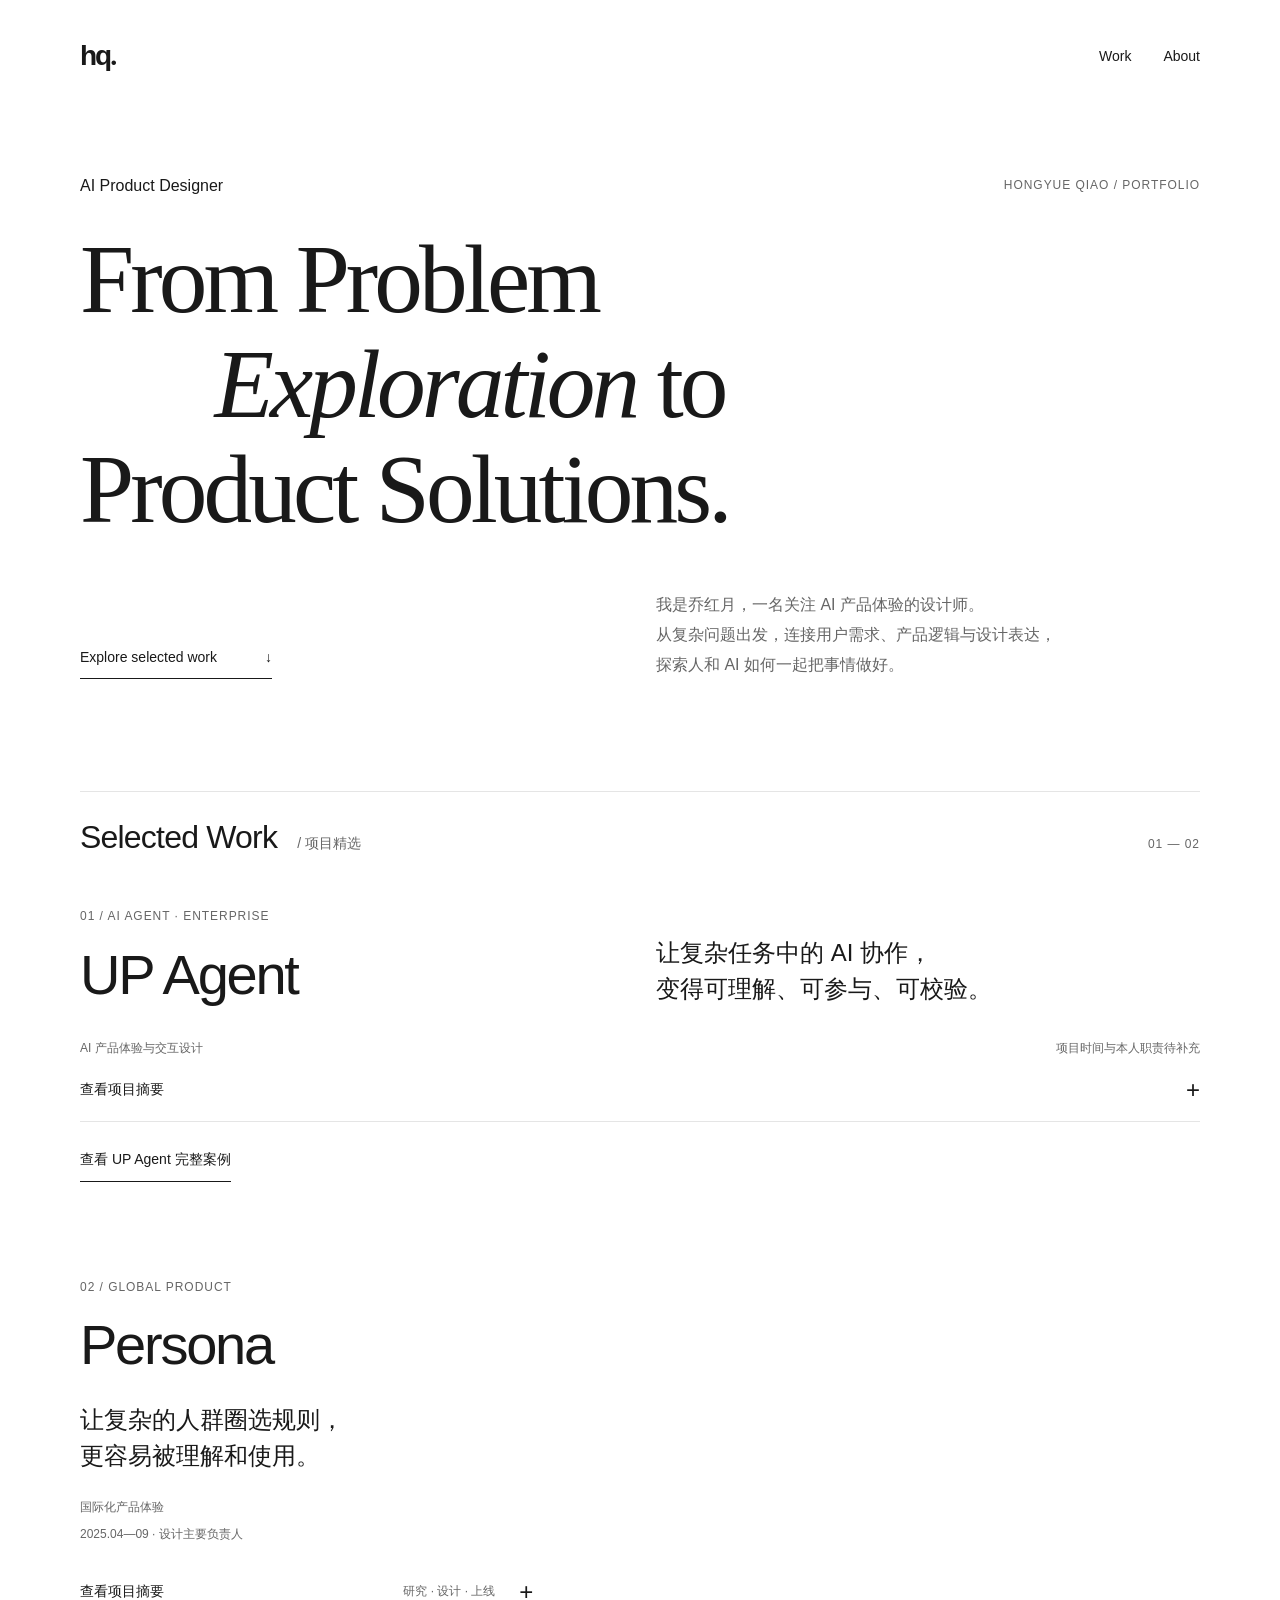
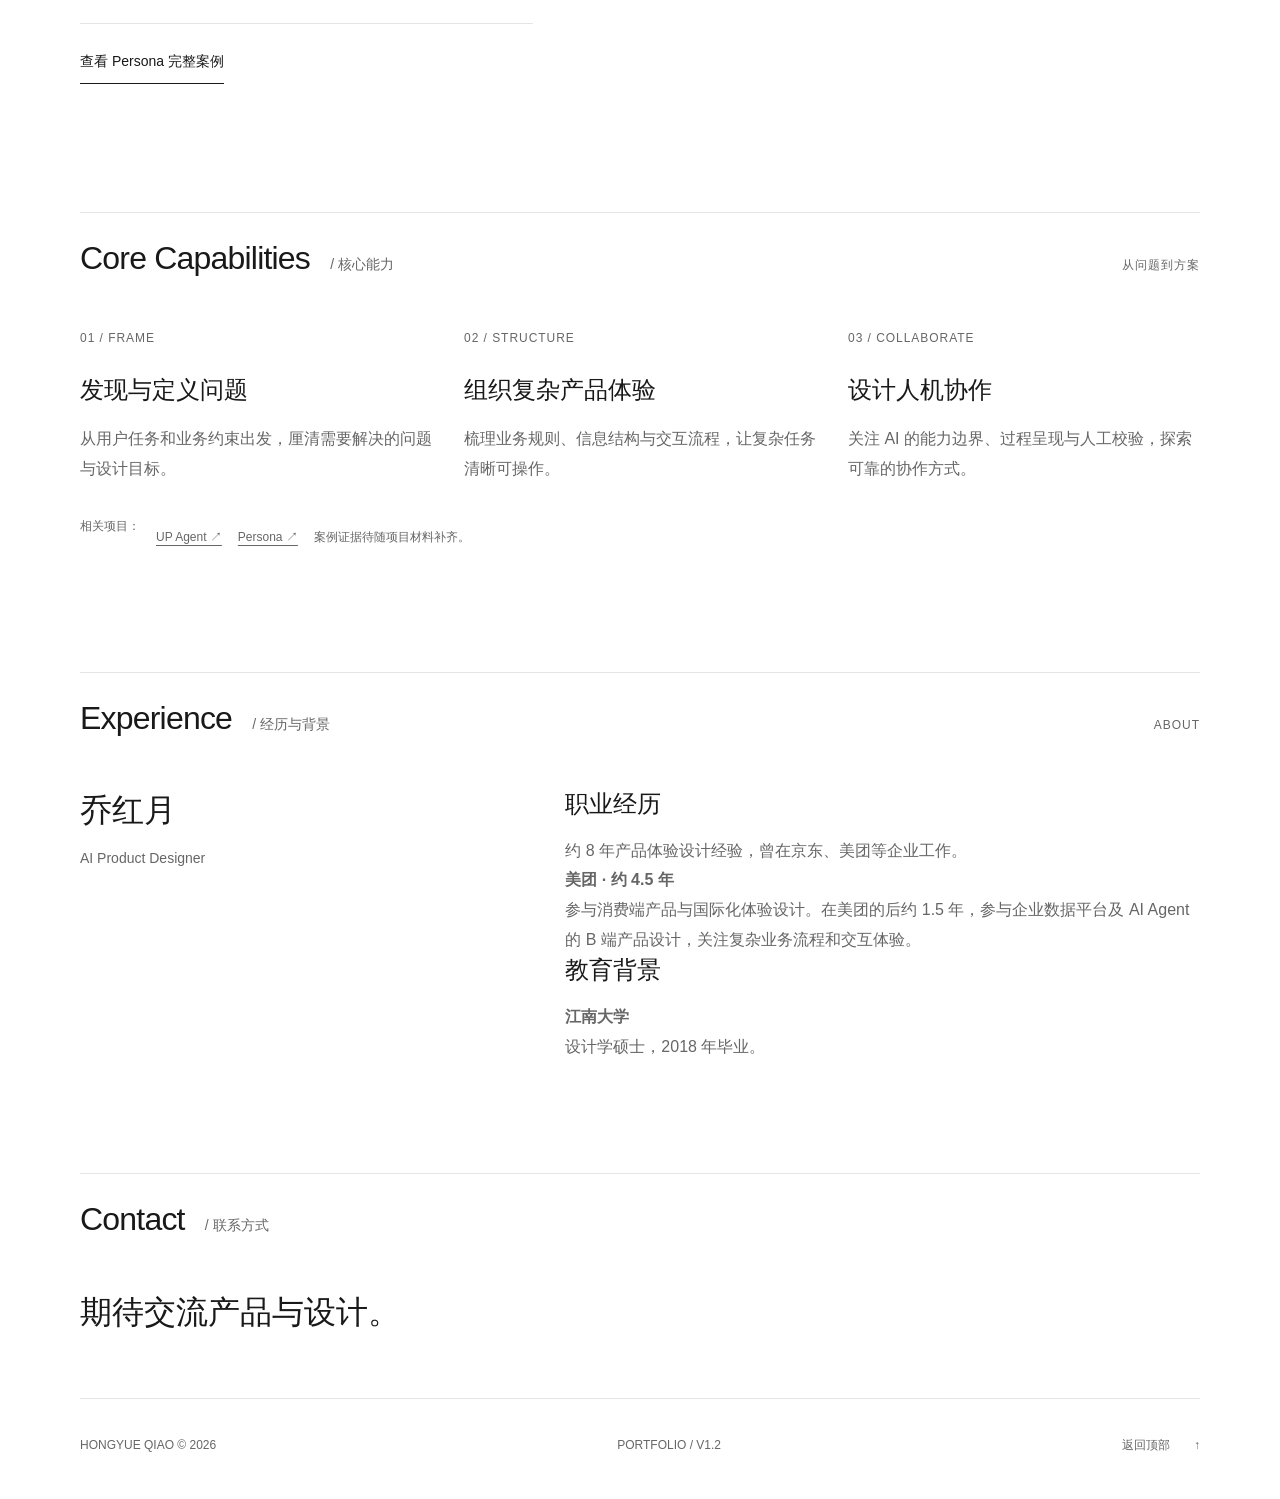
<file: index.html>
<!doctype html>
<html lang="zh-CN">
<head>
<meta charset="utf-8"><meta name="viewport" content="width=device-width,initial-scale=1"><meta name="color-scheme" content="light">
<title>Hongyue Qiao — AI Product Designer</title>
<meta name="description" content="乔红月的作品集，聚焦 AI 产品设计、复杂系统体验、AI Agent 与教育产品设计。">
<link rel="canonical" href="https://hongyueqiao92-jpg.github.io/hongyue-portfolio/">
<meta property="og:type" content="website">
<meta property="og:title" content="Hongyue Qiao — AI Product Designer">
<meta property="og:description" content="乔红月的作品集，聚焦 AI 产品设计、复杂系统体验、AI Agent 与教育产品设计。">
<meta property="og:url" content="https://hongyueqiao92-jpg.github.io/hongyue-portfolio/">
<link rel="stylesheet" href="styles.css">
<script src="main.js" defer></script>
</head>
<body>
<a class="skip" href="#main">跳至正文</a>
<div class="shell" id="top">
<header class="header"><a class="logo" href="#top" aria-label="乔红月，返回顶部">hq<span>.</span></a><nav aria-label="主导航"><a href="#work" data-nav="work">Work</a><a href="#about" data-nav="about">About</a></nav></header>
<main id="main">
<section class="hero" aria-labelledby="hero-title">
<div class="hero-top entrance"><p class="role">AI Product Designer</p><span class="meta">Hongyue Qiao / Portfolio</span></div>
<h1 id="hero-title"><span class="entrance line-one">From Problem</span><span class="entrance line-two"><em>Exploration</em> to</span><span class="entrance line-three">Product Solutions.</span></h1>
<div class="hero-bottom entrance"><a class="text-link" href="#work">Explore selected work <span aria-hidden="true">↓</span></a><p class="intro">我是乔红月，一名关注 AI 产品体验的设计师。<br>从复杂问题出发，连接用户需求、产品逻辑与设计表达，<br>探索人和 AI 如何一起把事情做好。</p></div>
</section>
<section id="work" aria-labelledby="work-title">
<div class="section-heading reveal"><h2 id="work-title">Selected Work <span>/ 项目精选</span></h2><span class="meta">01 — 02</span></div>
<article class="project reveal" id="up-agent" aria-labelledby="up-title">
<div class="project-heading"><div><p class="meta">01 / AI Agent · Enterprise</p><h3 id="up-title">UP Agent</h3></div><p class="project-value">让复杂任务中的 AI 协作，<br>变得可理解、可参与、可校验。</p></div>

<div class="project-meta"><span>AI 产品体验与交互设计</span><span>项目时间与本人职责待补充</span></div>
<details><summary><span>查看项目摘要</span><span class="summary-right"><span class="plus" aria-hidden="true">+</span></span></summary><div class="summary-body"><p>让复杂任务中的 AI 协作，变得可理解、可参与、可校验。</p><p class="muted">一期覆盖目标输入、过程反馈、结果检查和人工提交。</p></div></details>
<p><a class="text-link" href="https://hongyueqiao92-jpg.github.io/hongyue-portfolio/up-agent/">查看 UP Agent 完整案例</a></p>
</article>
<article class="project persona reveal" id="persona" aria-labelledby="persona-title"><div class="persona-copy"><p class="meta">02 / Global Product</p><h3 id="persona-title">Persona</h3><p class="project-value">让复杂的人群圈选规则，<br>更容易被理解和使用。</p><div class="project-meta"><span>国际化产品体验</span><span>2025.04—09 · 设计主要负责人</span></div><details><summary><span>查看项目摘要</span><span class="summary-right">研究 · 设计 · 上线 <span class="plus" aria-hidden="true">+</span></span></summary><div class="summary-body"><p>让复杂的人群圈选规则，更容易被理解和使用。</p><p class="muted">从海外用户研究、规则与流程重构，到 AI 辅助翻译和上线跟进。</p></div></details><p><a class="text-link" href="persona/index.html">查看 Persona 完整案例</a></p></div></article>
</section>
<section class="capabilities section-block" id="capabilities" aria-labelledby="cap-title"><div class="section-heading reveal"><h2 id="cap-title">Core Capabilities <span>/ 核心能力</span></h2><span class="meta">从问题到方案</span></div><div class="cap-list">
<article class="reveal"><span class="meta">01 / Frame</span><h3>发现与定义问题</h3><p>从用户任务和业务约束出发，厘清需要解决的问题与设计目标。</p></article>
<article class="reveal"><span class="meta">02 / Structure</span><h3>组织复杂产品体验</h3><p>梳理业务规则、信息结构与交互流程，让复杂任务清晰可操作。</p></article>
<article class="reveal"><span class="meta">03 / Collaborate</span><h3>设计人机协作</h3><p>关注 AI 的能力边界、过程呈现与人工校验，探索可靠的协作方式。</p></article>
</div><p class="evidence-note reveal">相关项目：<a href="#up-agent">UP Agent ↗</a><a href="#persona">Persona ↗</a><span>案例证据待随项目材料补齐。</span></p></section>
<section id="about" class="section-block" aria-labelledby="experience-title"><div class="section-heading reveal"><h2 id="experience-title">Experience <span>/ 经历与背景</span></h2><span class="meta">About</span></div><div class="about-grid reveal"><p class="about-name">乔红月<span>AI Product Designer</span></p><div class="pending">
  <h3>职业经历</h3>
  <p>约 8 年产品体验设计经验，曾在京东、美团等企业工作。</p>
  <p><strong>美团 · 约 4.5 年</strong><br>参与消费端产品与国际化体验设计。在美团的后约 1.5 年，参与企业数据平台及 AI Agent 的 B 端产品设计，关注复杂业务流程和交互体验。</p>
  <h3>教育背景</h3>
  <p><strong>江南大学</strong><br>设计学硕士，2018 年毕业。</p>
</div></div></section>
<section id="contact" class="section-block contact reveal" aria-labelledby="contact-title"><div class="section-heading"><h2 id="contact-title">Contact <span>/ 联系方式</span></h2></div><div class="contact-body"><p>期待交流产品与设计。</p></div></section>
</main>
<footer><span>HONGYUE QIAO © 2026</span><span>PORTFOLIO / V1.2</span><a href="#top">返回顶部 <span aria-hidden="true">↑</span></a></footer>
</div>
</body></html>
</file>
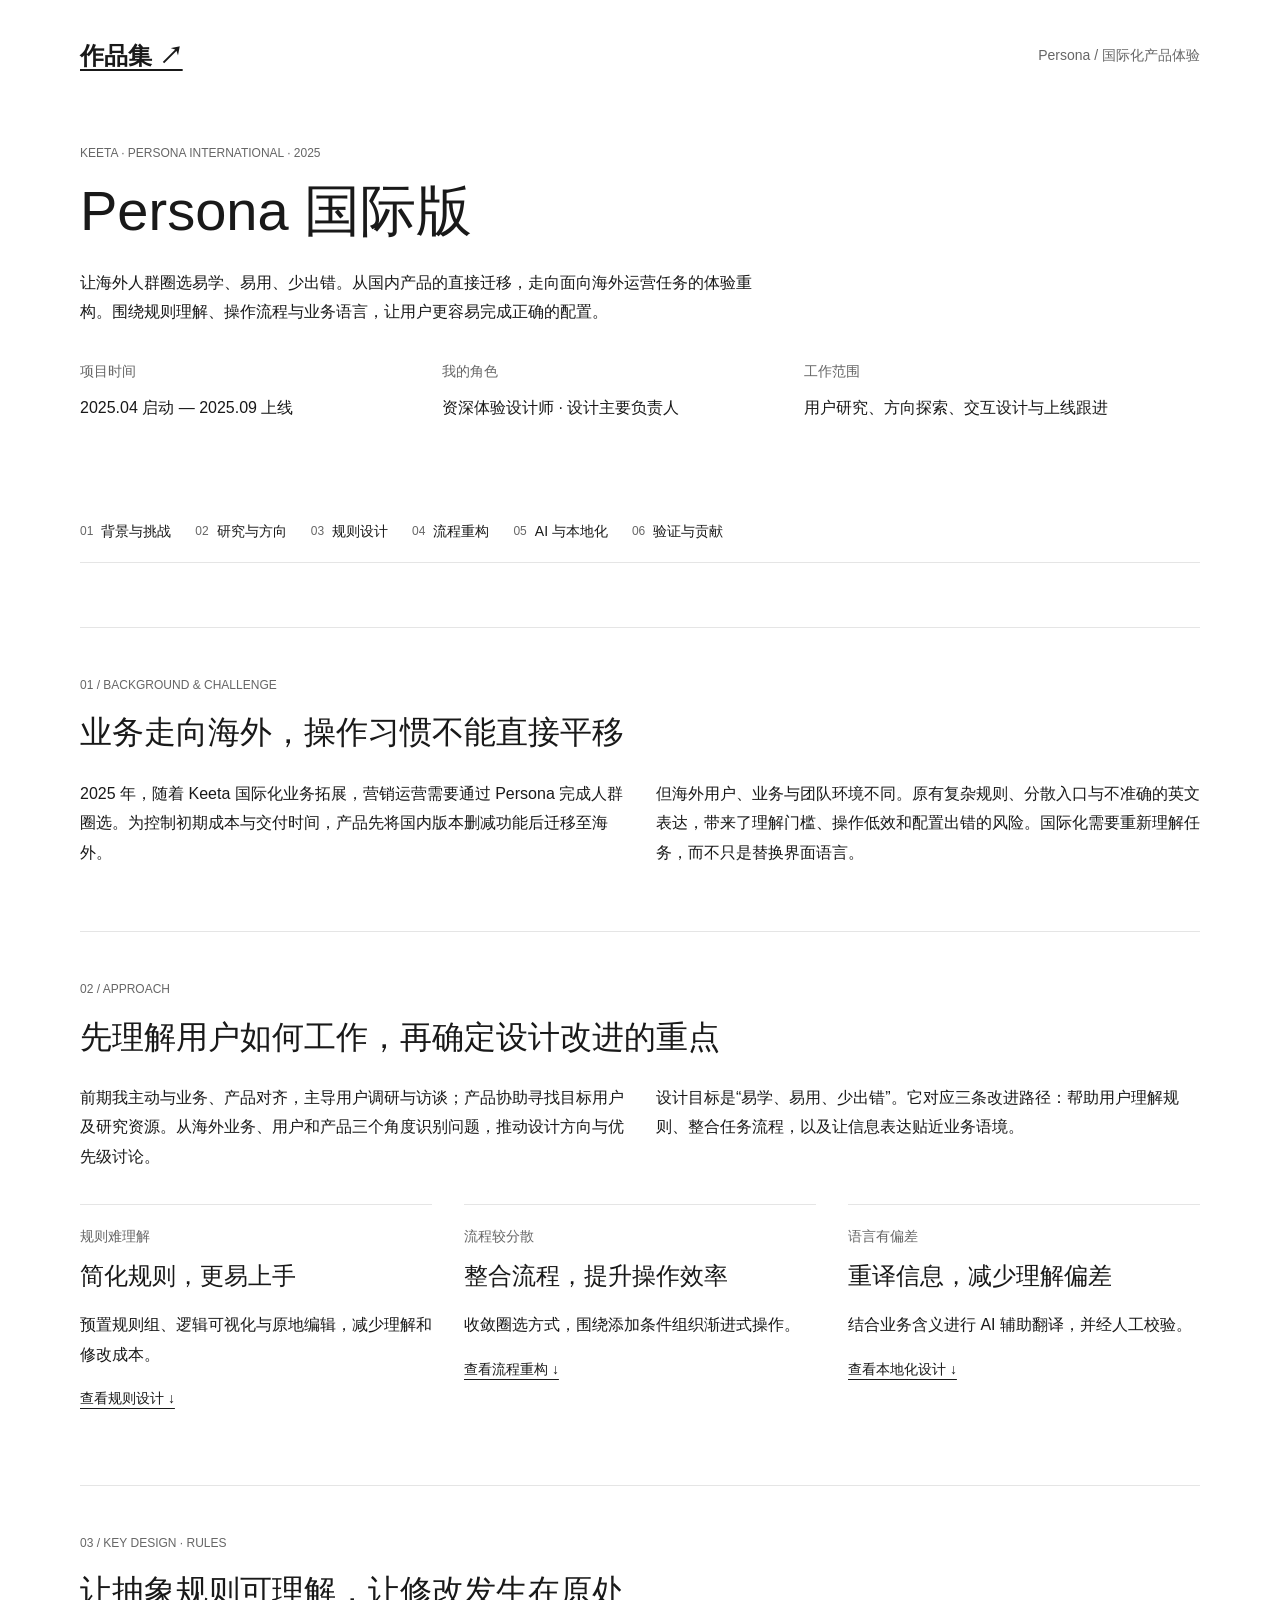
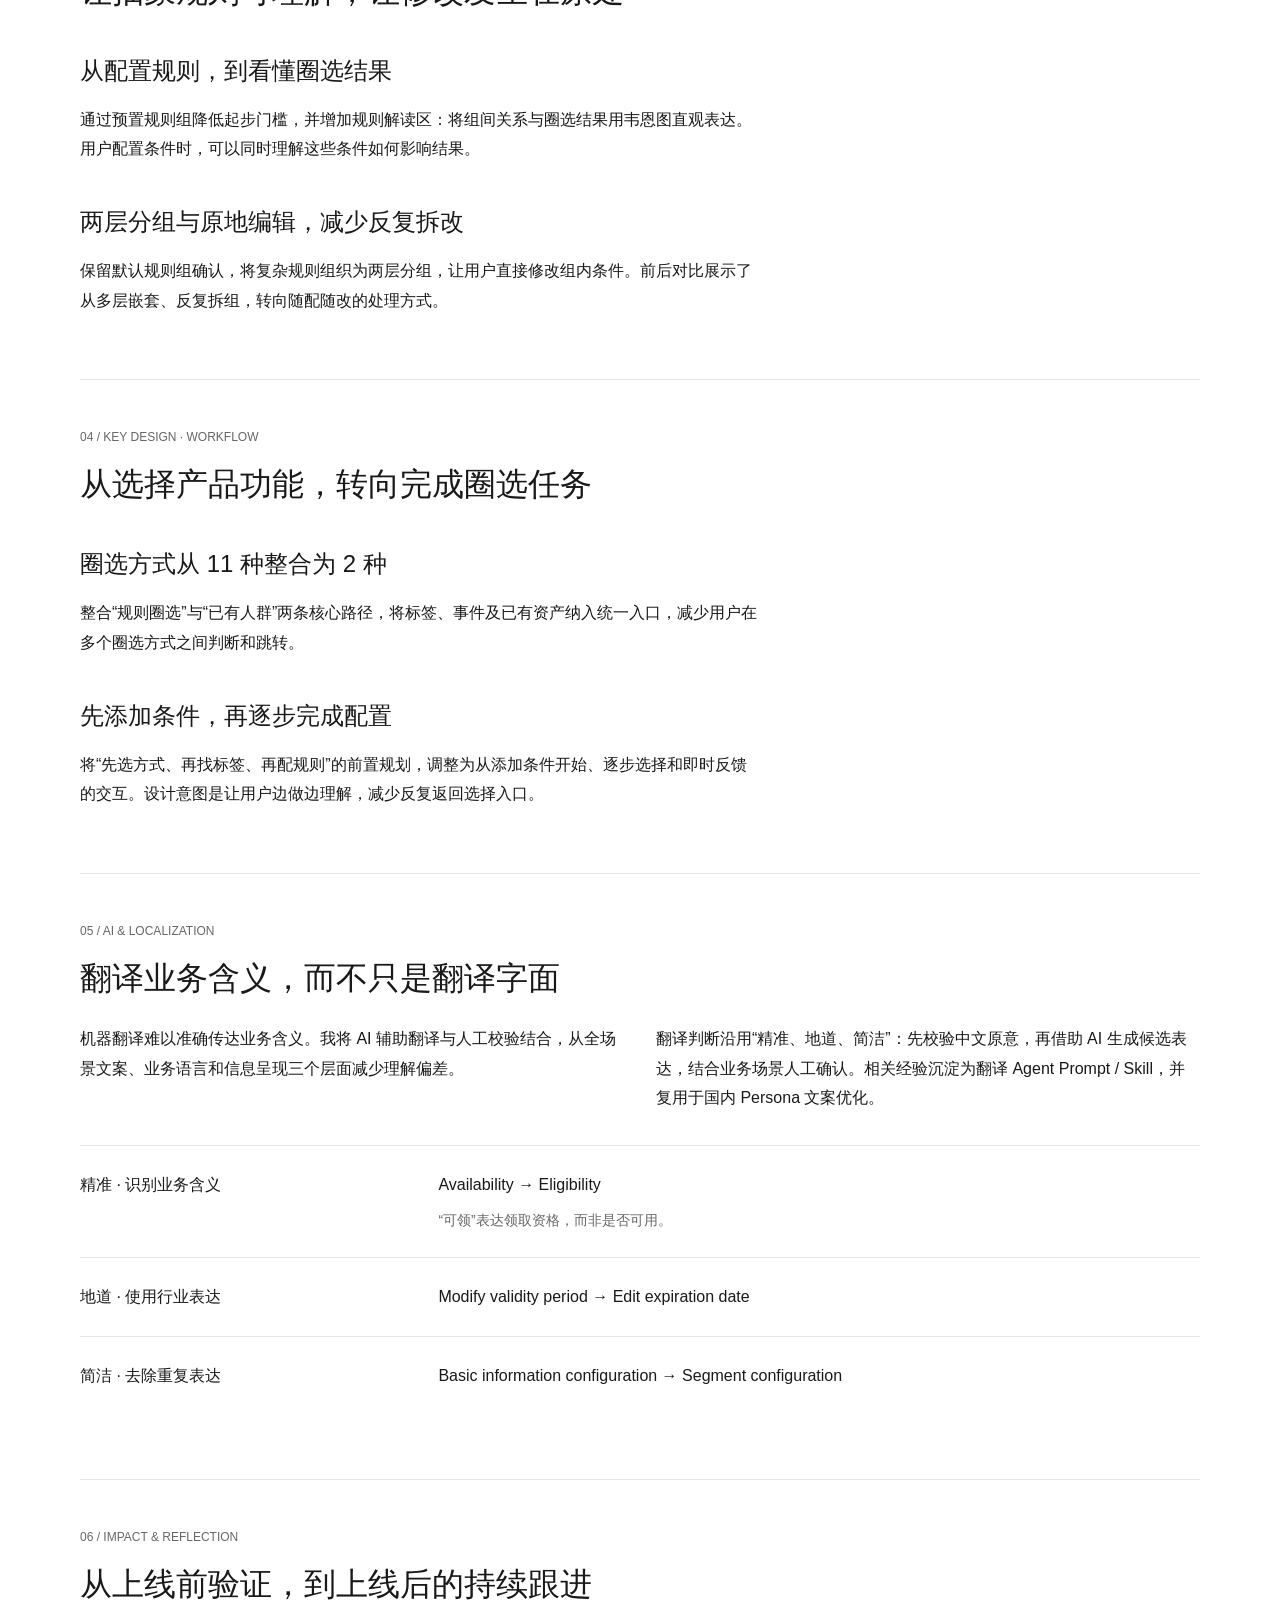
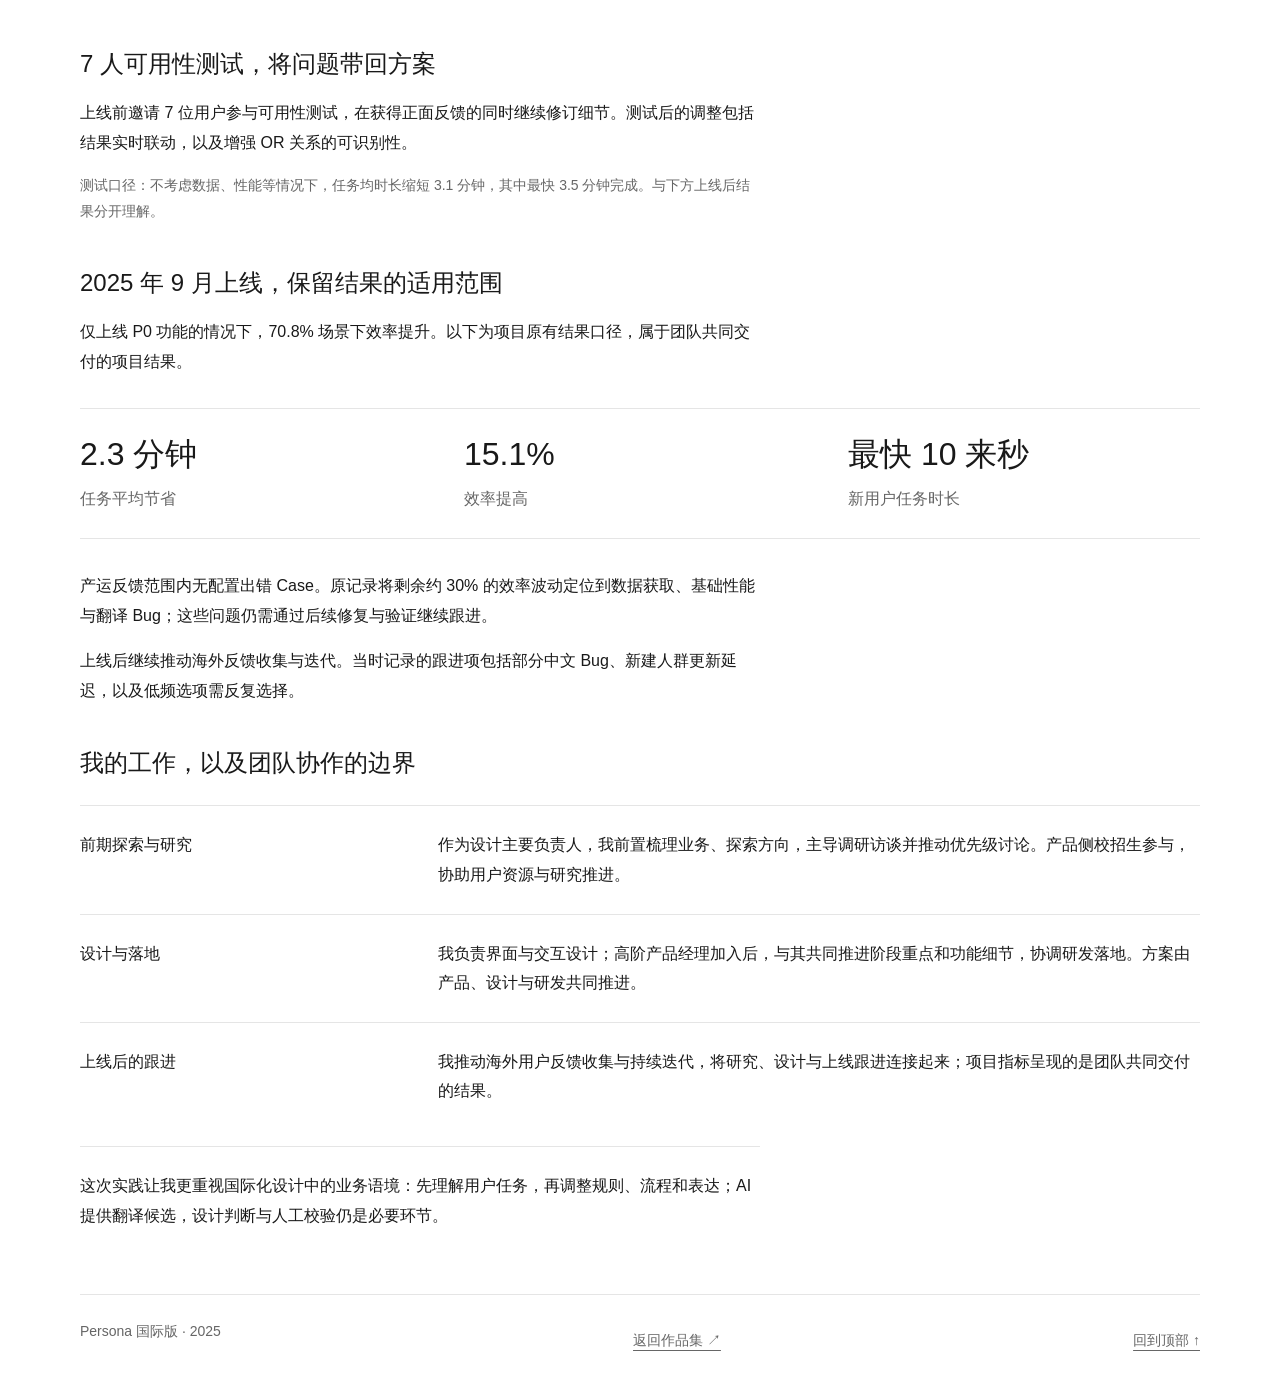
<file: persona/index.html>
<!doctype html><html lang="zh-CN"><head><meta charset="utf-8"><meta name="viewport" content="width=device-width,initial-scale=1"><title>Persona 国际版｜国际化产品体验设计案例</title>
<meta name="description" content="Persona 国际版体验设计案例，涵盖海外用户研究、人群圈选规则设计、操作流程重构与 AI 辅助本地化。">
<link rel="canonical" href="https://hongyueqiao92-jpg.github.io/hongyue-portfolio/persona/">
<meta property="og:type" content="article">
<meta property="og:title" content="Persona 国际版｜国际化产品体验设计案例">
<meta property="og:description" content="Persona 国际版体验设计案例，涵盖海外用户研究、人群圈选规则设计、操作流程重构与 AI 辅助本地化。">
<meta property="og:url" content="https://hongyueqiao92-jpg.github.io/hongyue-portfolio/persona/"><link rel="stylesheet" href="base.css"><link rel="stylesheet" href="styles.css"></head><body class="persona-page"><a class="skip-link" href="#main">跳至项目内容</a><div class="shell"><header class="site-header"><a class="wordmark" href="../index.html#persona">作品集 ↗</a><span class="project-context">Persona / 国际化产品体验</span></header>
<main id="main"><section class="persona-hero" aria-labelledby="project-title"><p class="eyebrow">KEETA · PERSONA INTERNATIONAL · 2025</p><h1 id="project-title">Persona 国际版</h1><p class="hero-lead">让海外人群圈选易学、易用、少出错。从国内产品的直接迁移，走向面向海外运营任务的体验重构。围绕规则理解、操作流程与业务语言，让用户更容易完成正确的配置。</p><dl class="project-facts"><div><dt>项目时间</dt><dd>2025.04 启动 — 2025.09 上线</dd></div><div><dt>我的角色</dt><dd>资深体验设计师 · 设计主要负责人</dd></div><div><dt>工作范围</dt><dd>用户研究、方向探索、交互设计与上线跟进</dd></div></dl></section><nav class="chapters" aria-label="项目章节"><a href="#background" data-section="background"><span>01</span>背景与挑战</a><a href="#approach" data-section="approach"><span>02</span>研究与方向</a><a href="#rules" data-section="rules"><span>03</span>规则设计</a><a href="#workflow" data-section="workflow"><span>04</span>流程重构</a><a href="#localization" data-section="localization"><span>05</span>AI 与本地化</a><a href="#impact" data-section="impact"><span>06</span>验证与贡献</a></nav>
<section class="chapter" id="background"><p class="eyebrow">01 / BACKGROUND & CHALLENGE</p><h2>业务走向海外，操作习惯不能直接平移</h2><div class="text-columns"><p>2025 年，随着 Keeta 国际化业务拓展，营销运营需要通过 Persona 完成人群圈选。为控制初期成本与交付时间，产品先将国内版本删减功能后迁移至海外。</p><p>但海外用户、业务与团队环境不同。原有复杂规则、分散入口与不准确的英文表达，带来了理解门槛、操作低效和配置出错的风险。国际化需要重新理解任务，而不只是替换界面语言。</p></div></section>
<section class="chapter" id="approach"><p class="eyebrow">02 / APPROACH</p><h2>先理解用户如何工作，再确定设计改进的重点</h2><div class="text-columns"><p>前期我主动与业务、产品对齐，主导用户调研与访谈；产品协助寻找目标用户及研究资源。从海外业务、用户和产品三个角度识别问题，推动设计方向与优先级讨论。</p><p>设计目标是“易学、易用、少出错”。它对应三条改进路径：帮助用户理解规则、整合任务流程，以及让信息表达贴近业务语境。</p></div><ol class="strategy-list"><li><span>规则难理解</span><h3>简化规则，更易上手</h3><p>预置规则组、逻辑可视化与原地编辑，减少理解和修改成本。</p><a href="#rules">查看规则设计 ↓</a></li><li><span>流程较分散</span><h3>整合流程，提升操作效率</h3><p>收敛圈选方式，围绕添加条件组织渐进式操作。</p><a href="#workflow">查看流程重构 ↓</a></li><li><span>语言有偏差</span><h3>重译信息，减少理解偏差</h3><p>结合业务含义进行 AI 辅助翻译，并经人工校验。</p><a href="#localization">查看本地化设计 ↓</a></li></ol></section>
<section class="chapter" id="rules"><p class="eyebrow">03 / KEY DESIGN · RULES</p><h2>让抽象规则可理解，让修改发生在原处</h2><div class="design-block"><h3>从配置规则，到看懂圈选结果</h3><p>通过预置规则组降低起步门槛，并增加规则解读区：将组间关系与圈选结果用韦恩图直观表达。用户配置条件时，可以同时理解这些条件如何影响结果。</p></div><div class="design-block"><h3>两层分组与原地编辑，减少反复拆改</h3><p>保留默认规则组确认，将复杂规则组织为两层分组，让用户直接修改组内条件。前后对比展示了从多层嵌套、反复拆组，转向随配随改的处理方式。</p></div></section>
<section class="chapter" id="workflow"><p class="eyebrow">04 / KEY DESIGN · WORKFLOW</p><h2>从选择产品功能，转向完成圈选任务</h2><div class="design-block"><h3>圈选方式从 11 种整合为 2 种</h3><p>整合“规则圈选”与“已有人群”两条核心路径，将标签、事件及已有资产纳入统一入口，减少用户在多个圈选方式之间判断和跳转。</p></div><div class="design-block"><h3>先添加条件，再逐步完成配置</h3><p>将“先选方式、再找标签、再配规则”的前置规划，调整为从添加条件开始、逐步选择和即时反馈的交互。设计意图是让用户边做边理解，减少反复返回选择入口。</p></div></section>
<section class="chapter" id="localization"><p class="eyebrow">05 / AI & LOCALIZATION</p><h2>翻译业务含义，而不只是翻译字面</h2><div class="text-columns"><p>机器翻译难以准确传达业务含义。我将 AI 辅助翻译与人工校验结合，从全场景文案、业务语言和信息呈现三个层面减少理解偏差。</p><p>翻译判断沿用“精准、地道、简洁”：先校验中文原意，再借助 AI 生成候选表达，结合业务场景人工确认。相关经验沉淀为翻译 Agent Prompt / Skill，并复用于国内 Persona 文案优化。</p></div><dl class="translation-list"><div><dt>精准 · 识别业务含义</dt><dd><span lang="en">Availability → Eligibility</span><p>“可领”表达领取资格，而非是否可用。</p></dd></div><div><dt>地道 · 使用行业表达</dt><dd lang="en">Modify validity period → Edit expiration date</dd></div><div><dt>简洁 · 去除重复表达</dt><dd lang="en">Basic information configuration → Segment configuration</dd></div></dl></section>
<section class="chapter" id="impact"><p class="eyebrow">06 / IMPACT & REFLECTION</p><h2>从上线前验证，到上线后的持续跟进</h2><div class="design-block"><h3>7 人可用性测试，将问题带回方案</h3><p>上线前邀请 7 位用户参与可用性测试，在获得正面反馈的同时继续修订细节。测试后的调整包括结果实时联动，以及增强 OR 关系的可识别性。</p><p class="scope-note">测试口径：不考虑数据、性能等情况下，任务均时长缩短 3.1 分钟，其中最快 3.5 分钟完成。与下方上线后结果分开理解。</p></div><div class="design-block"><h3>2025 年 9 月上线，保留结果的适用范围</h3><p>仅上线 P0 功能的情况下，70.8% 场景下效率提升。以下为项目原有结果口径，属于团队共同交付的项目结果。</p><dl class="result-list"><div><dt>2.3 分钟</dt><dd>任务平均节省</dd></div><div><dt>15.1%</dt><dd>效率提高</dd></div><div><dt>最快 10 来秒</dt><dd>新用户任务时长</dd></div></dl><p>产运反馈范围内无配置出错 Case。原记录将剩余约 30% 的效率波动定位到数据获取、基础性能与翻译 Bug；这些问题仍需通过后续修复与验证继续跟进。</p><p>上线后继续推动海外反馈收集与迭代。当时记录的跟进项包括部分中文 Bug、新建人群更新延迟，以及低频选项需反复选择。</p></div><div class="design-block"><h3>我的工作，以及团队协作的边界</h3><dl class="contribution-list"><div><dt>前期探索与研究</dt><dd>作为设计主要负责人，我前置梳理业务、探索方向，主导调研访谈并推动优先级讨论。产品侧校招生参与，协助用户资源与研究推进。</dd></div><div><dt>设计与落地</dt><dd>我负责界面与交互设计；高阶产品经理加入后，与其共同推进阶段重点和功能细节，协调研发落地。方案由产品、设计与研发共同推进。</dd></div><div><dt>上线后的跟进</dt><dd>我推动海外用户反馈收集与持续迭代，将研究、设计与上线跟进连接起来；项目指标呈现的是团队共同交付的结果。</dd></div></dl><p class="reflection">这次实践让我更重视国际化设计中的业务语境：先理解用户任务，再调整规则、流程和表达；AI 提供翻译候选，设计判断与人工校验仍是必要环节。</p></div></section></main>
<footer><span>Persona 国际版 · 2025</span><a href="../index.html#persona">返回作品集 ↗</a><a href="#project-title">回到顶部 ↑</a></footer></div>
</body></html>
</file>
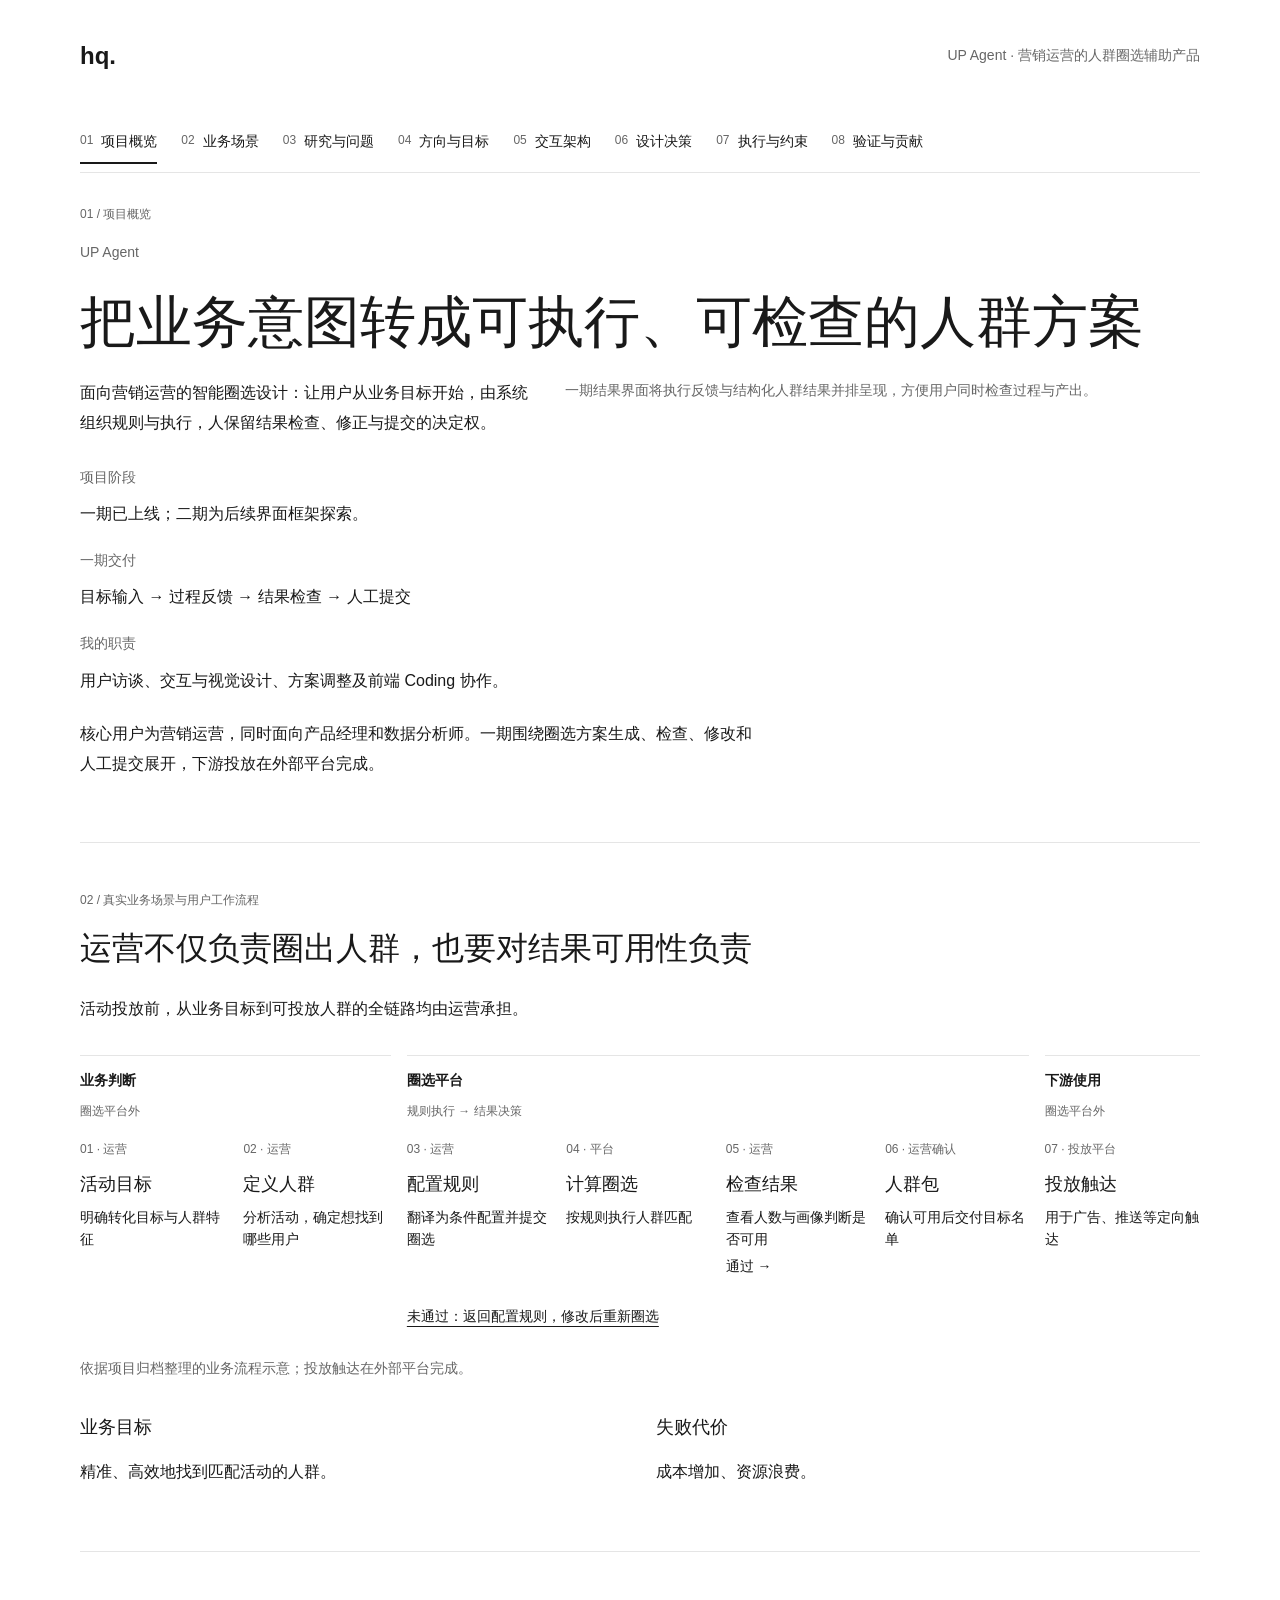
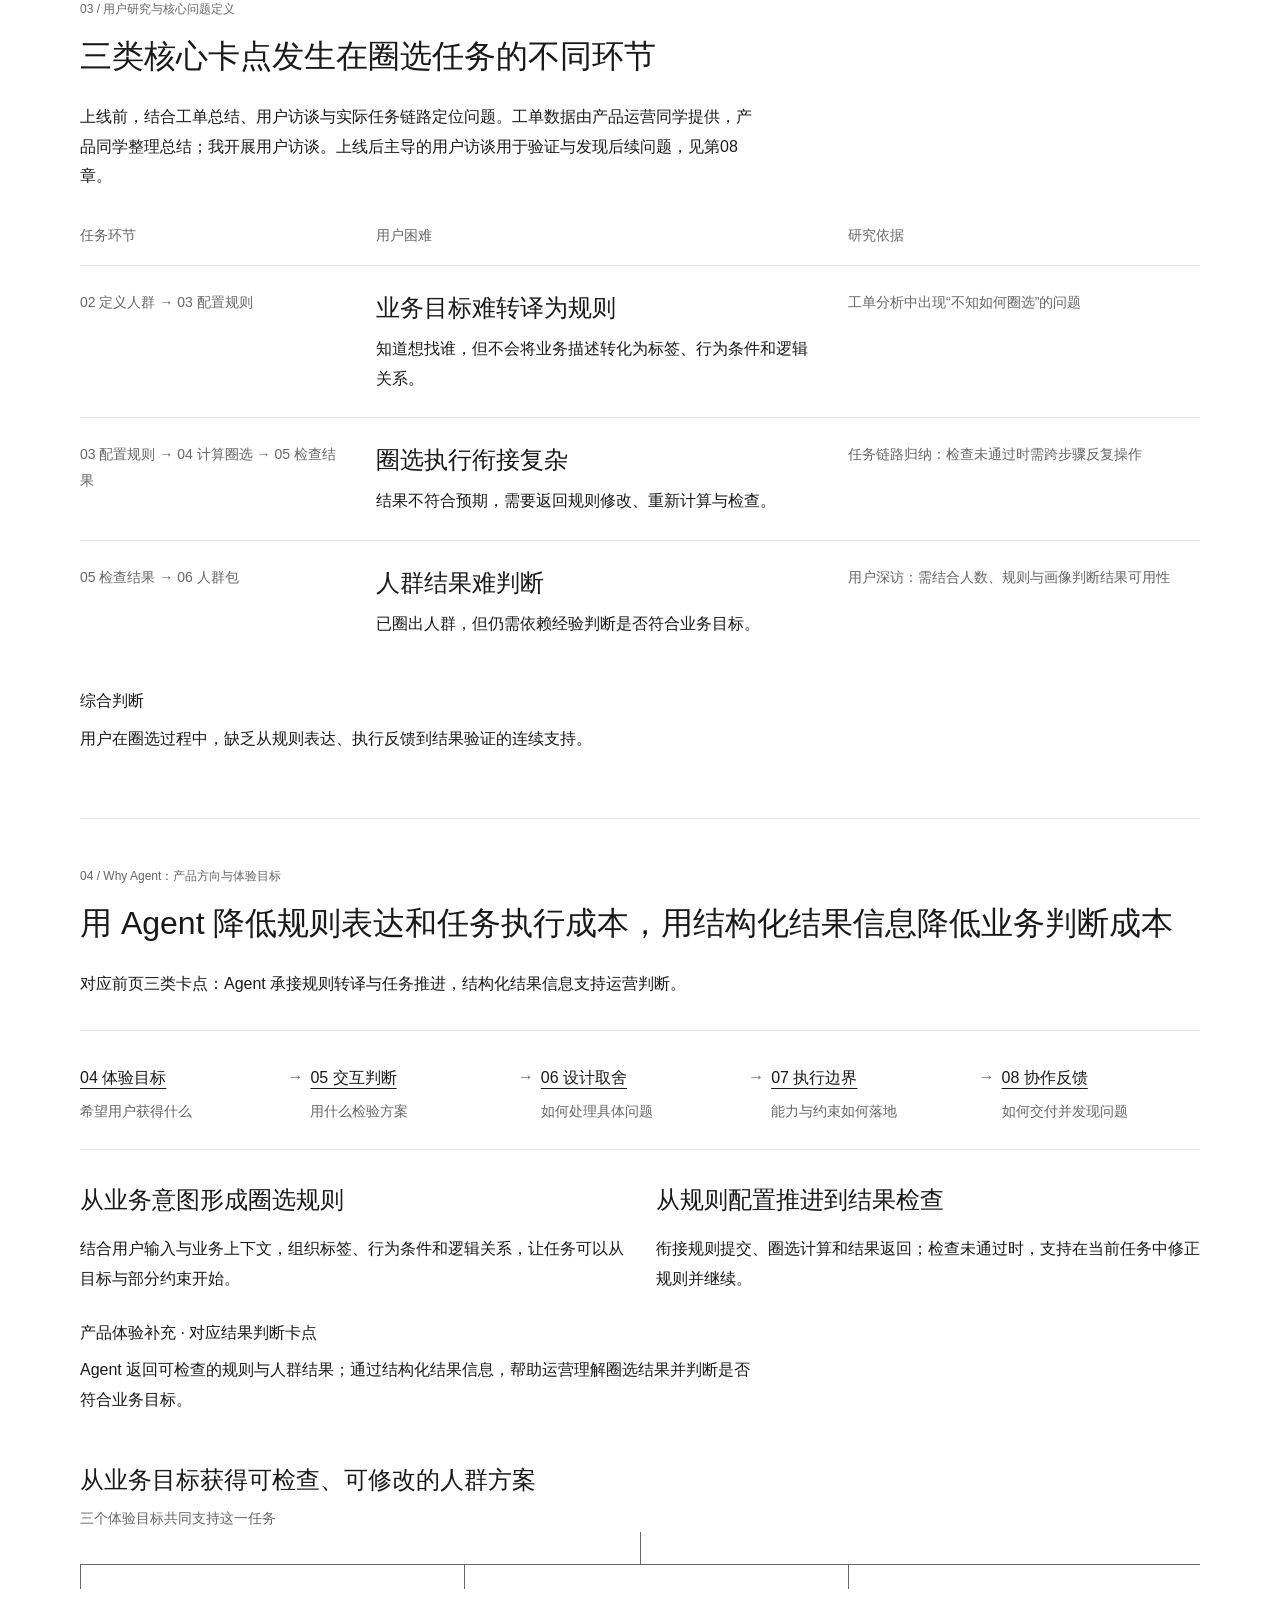
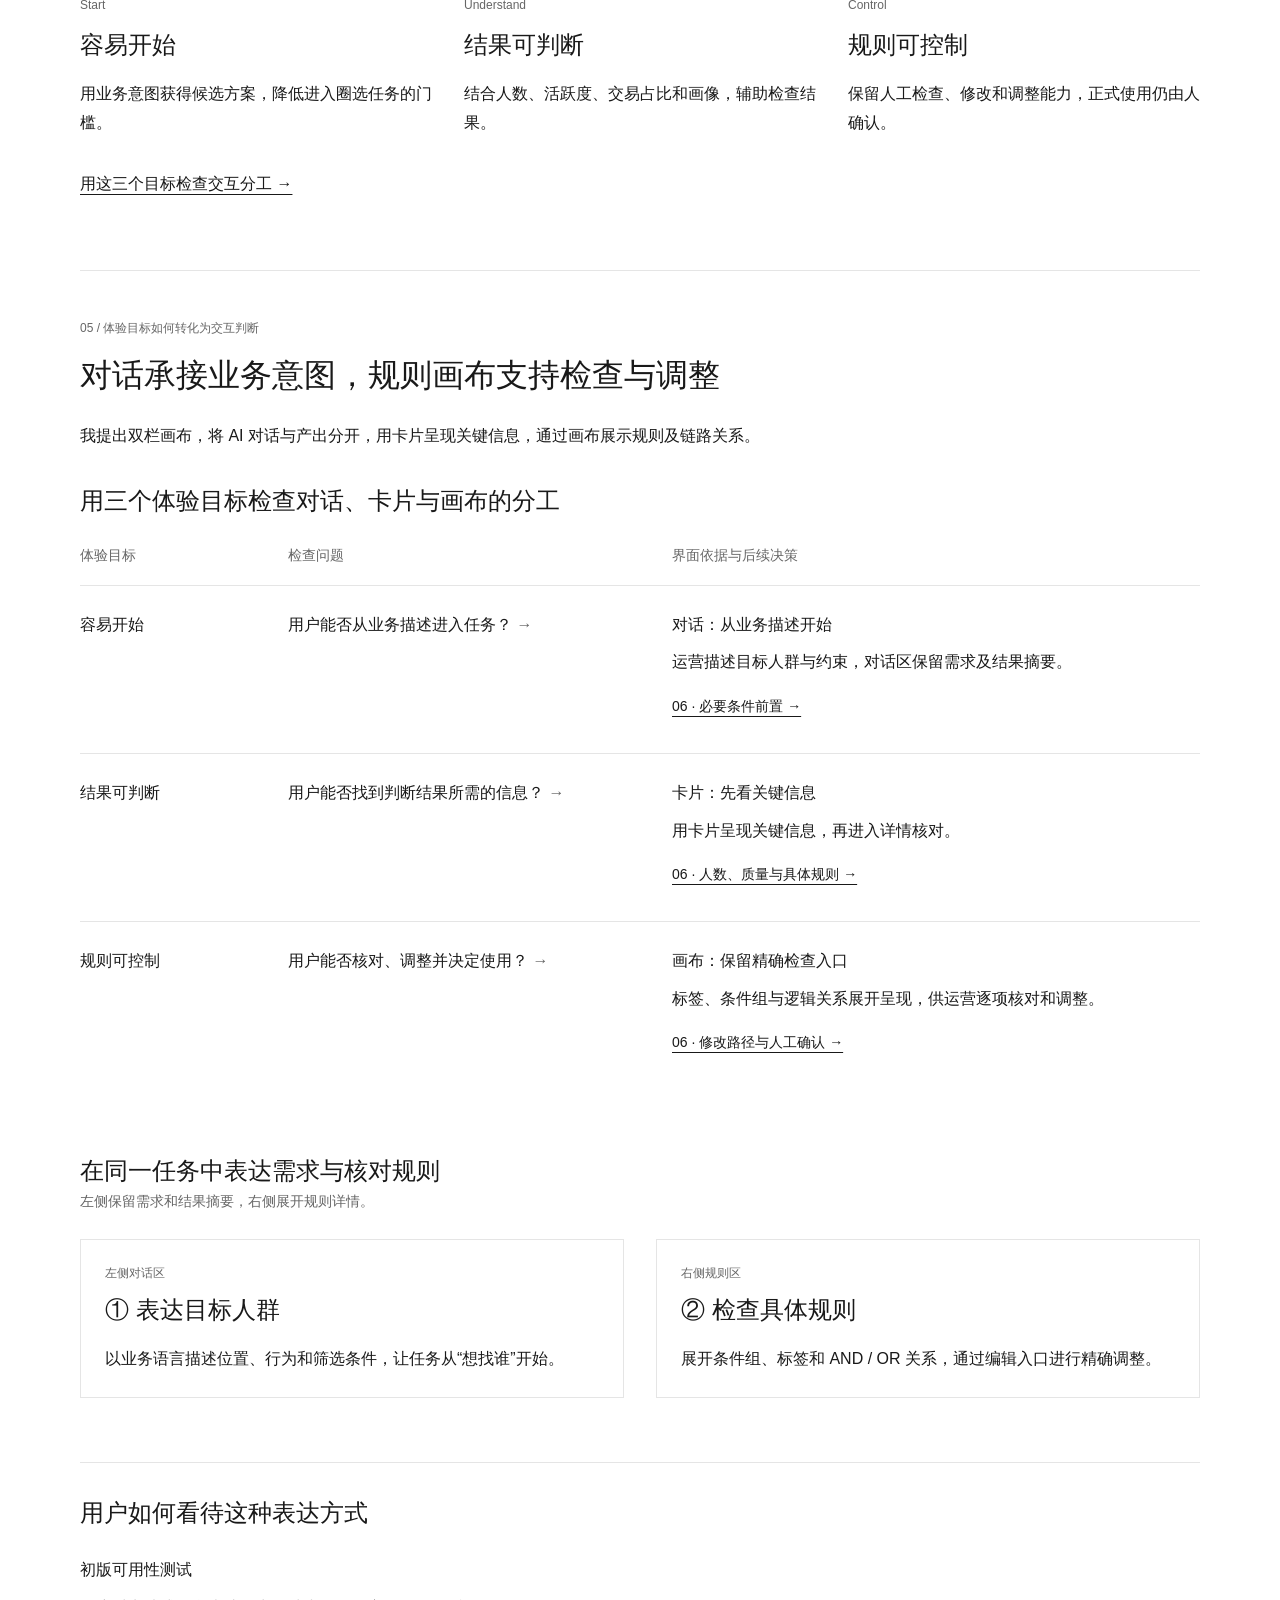
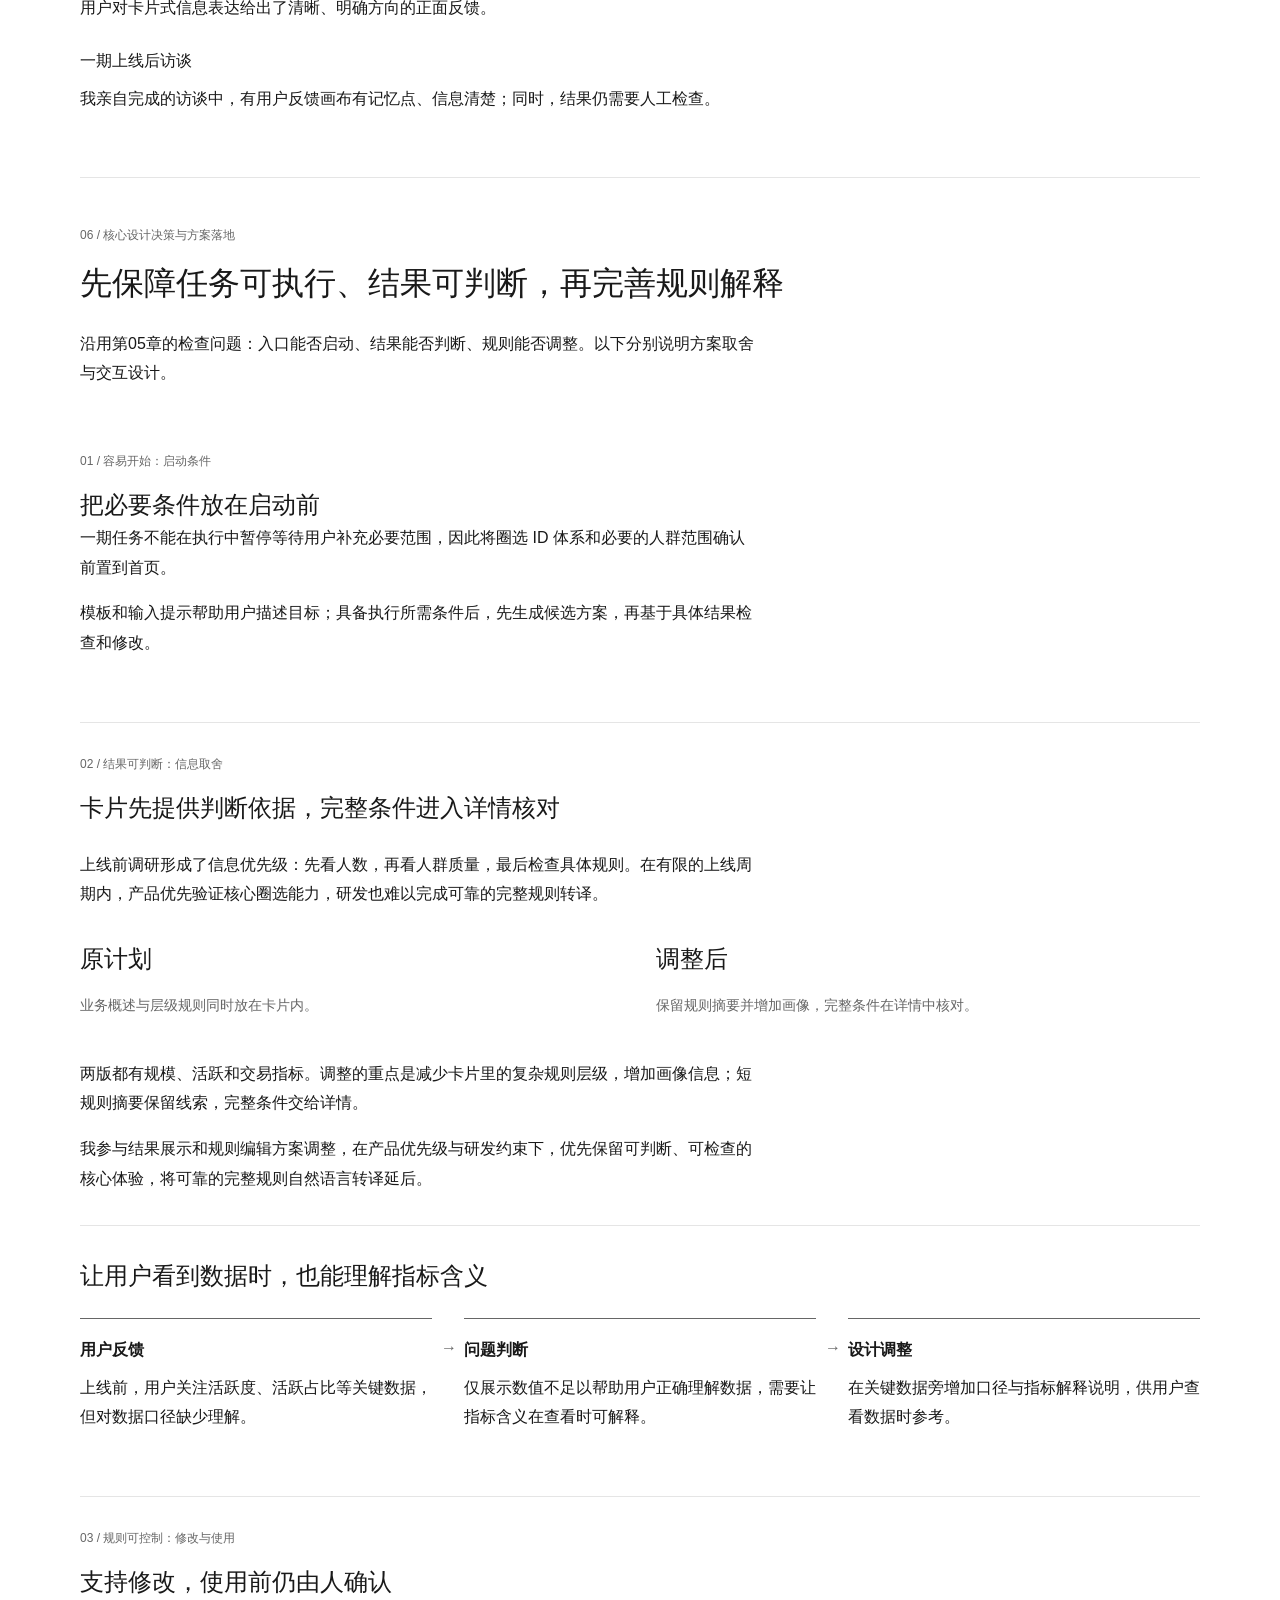
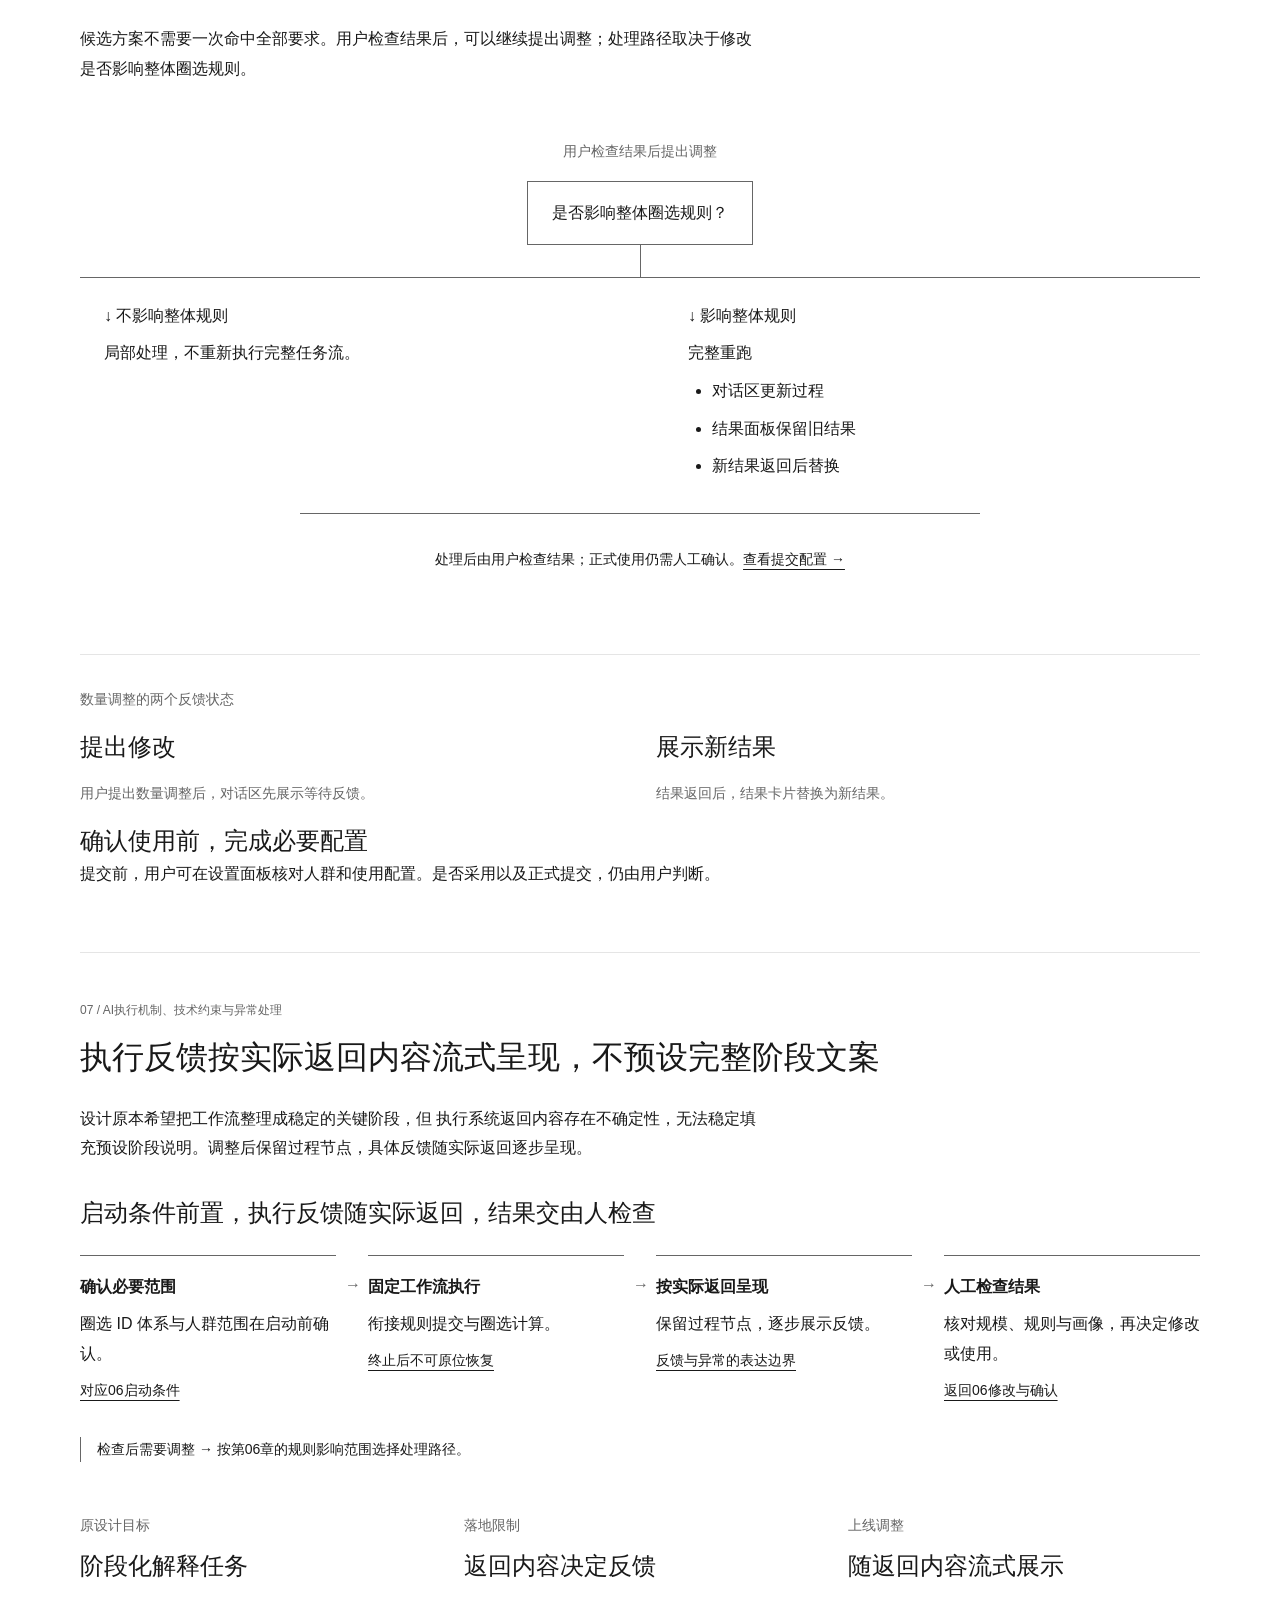
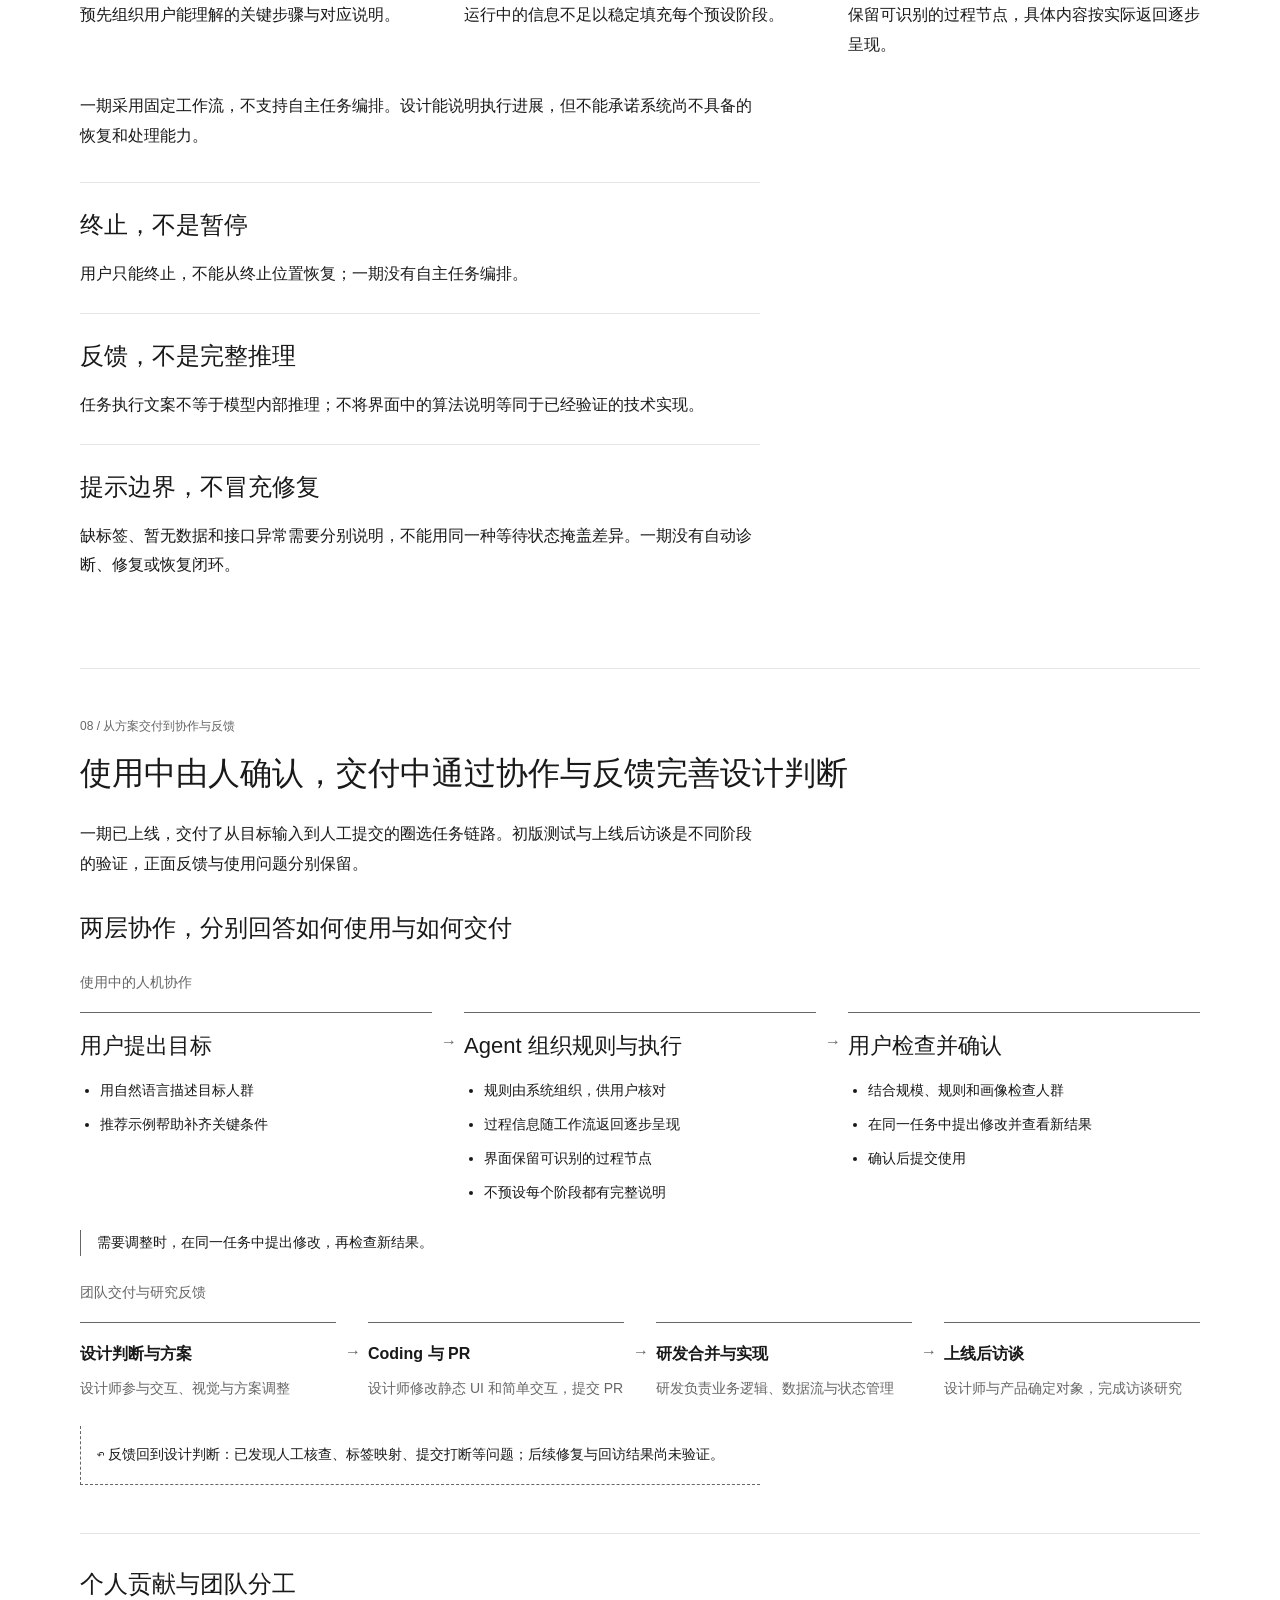
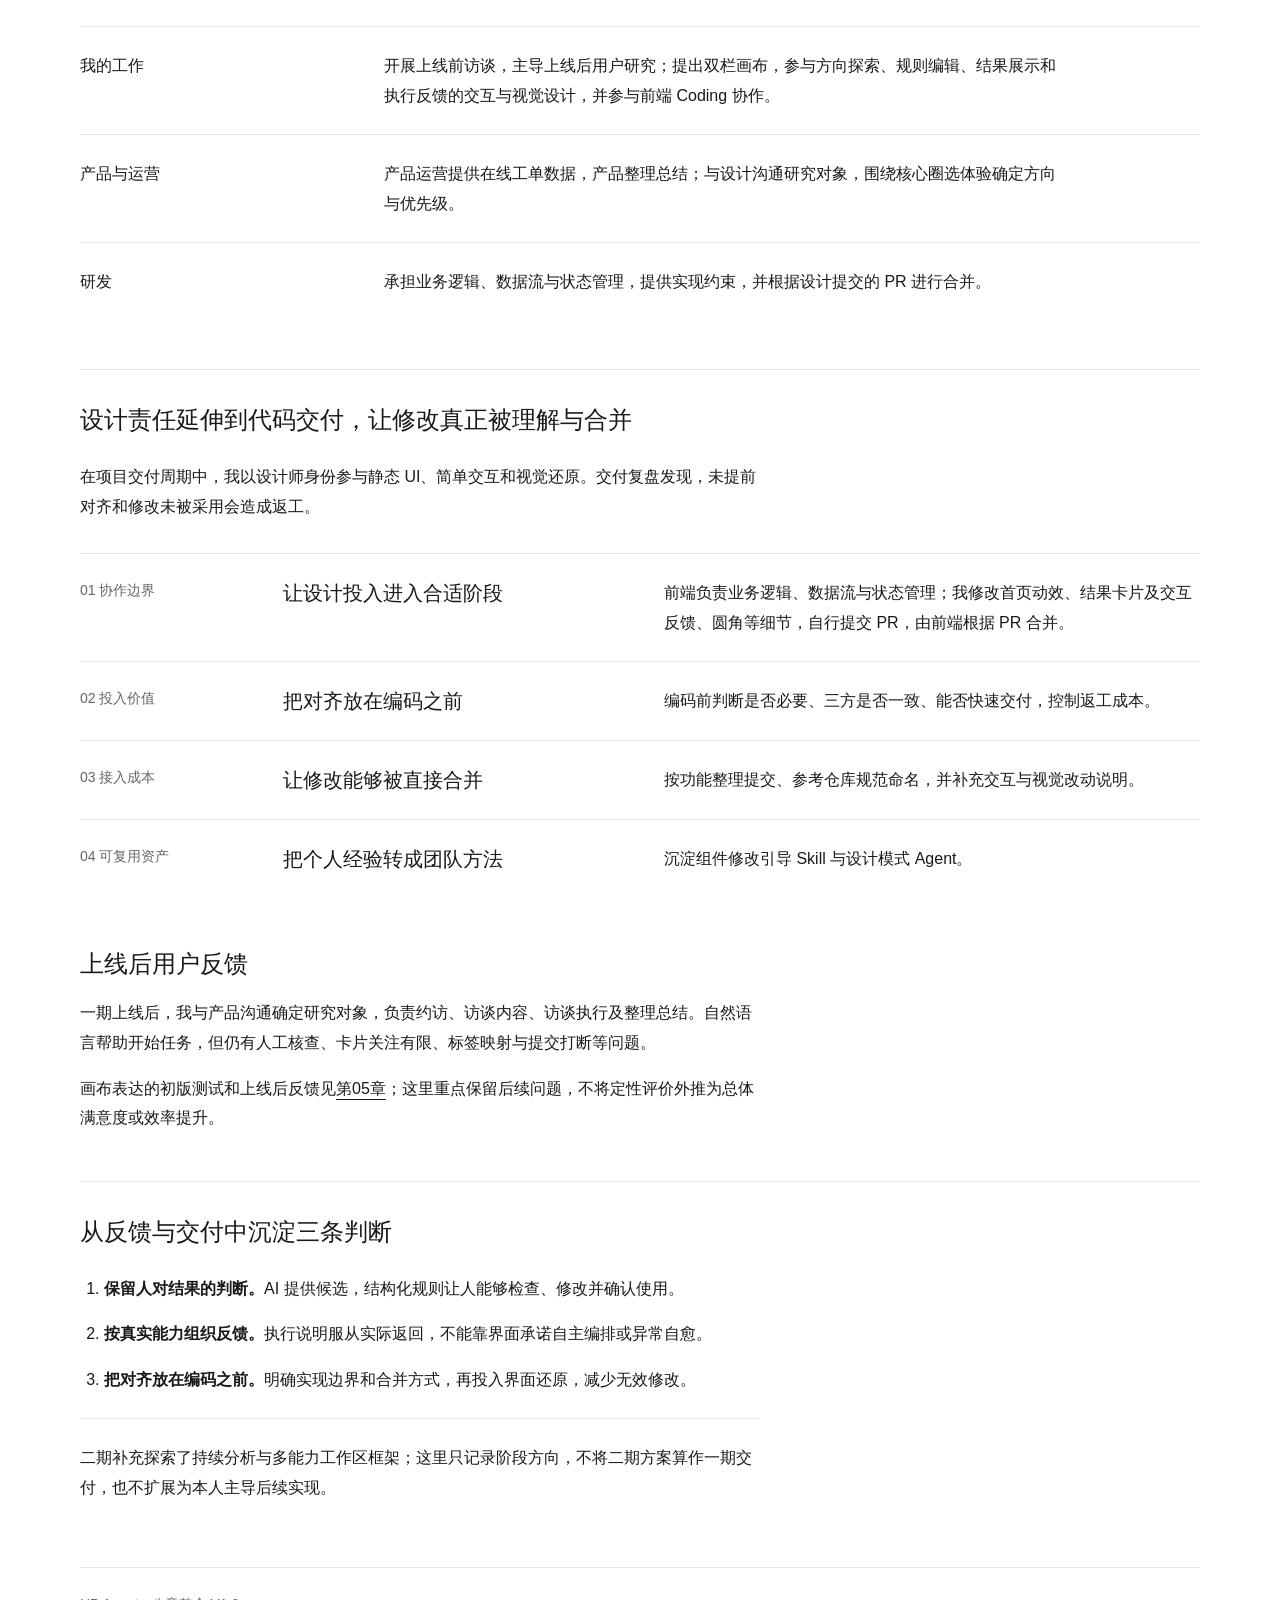
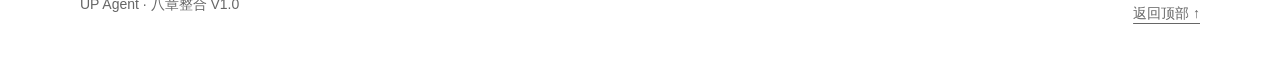
<file: up-agent/index.html>
<!doctype html>
<html lang="zh-CN"><head><meta charset="utf-8"><meta name="viewport" content="width=device-width,initial-scale=1"><meta name="robots" content="noindex,nofollow"><title>UP Agent · 从业务意图到可检查的人群方案</title><meta name="description" content="UP Agent 八章作品集：业务任务、研究判断、交互方案、技术边界与个人贡献。"><link rel="stylesheet" href="styles.css"><script src="app.js" defer></script></head><body><a class="skip-link" href="#main">跳至正文</a><div class="shell" id="top"><header class="site-header"><span class="wordmark">hq.</span><span class="project-context">UP Agent · 营销运营的人群圈选辅助产品</span></header><nav class="chapters" aria-label="项目章节"><a href="#ch01" data-section="ch01" aria-current="location"><span>01</span> 项目概览</a><a href="#ch02" data-section="ch02"><span>02</span> 业务场景</a><a href="#ch03" data-section="ch03"><span>03</span> 研究与问题</a><a href="#ch04" data-section="ch04"><span>04</span> 方向与目标</a><a href="#ch05" data-section="ch05"><span>05</span> 交互架构</a><a href="#ch06" data-section="ch06"><span>06</span> 设计决策</a><a href="#ch07" data-section="ch07"><span>07</span> 执行与约束</a><a href="#ch08" data-section="ch08"><span>08</span> 验证与贡献</a></nav><main id="main"><article class="chapter chapter-01" id="ch01" aria-labelledby="ch01-title">

<p class="eyebrow">01 / 项目概览</p>
<div class="cover-layout">
<div class="cover-copy"><div class="cover-project">UP Agent</div><h1 id="ch01-title">把业务意图转成可执行、可检查的人群方案</h1><p class="cover-value">面向营销运营的智能圈选设计：让用户从业务目标开始，由系统组织规则与执行，人保留结果检查、修正与提交的决定权。</p></div>
<p class="figure-label">一期结果界面将执行反馈与结构化人群结果并排呈现，方便用户同时检查过程与产出。</p>
<div class="cover-meta"><div><span>项目阶段</span><p>一期已上线；二期为后续界面框架探索。</p></div><div><span>一期交付</span><p>目标输入 → 过程反馈 → 结果检查 → 人工提交</p></div><div><span>我的职责</span><p>用户访谈、交互与视觉设计、方案调整及前端 Coding 协作。</p></div></div>
</div>
<p class="reading overview-scope">核心用户为营销运营，同时面向产品经理和数据分析师。一期围绕圈选方案生成、检查、修改和人工提交展开，下游投放在外部平台完成。</p>
</article>
<article class="chapter chapter-02" id="ch02" aria-labelledby="ch02-title">
<p class="eyebrow">02 / 真实业务场景与用户工作流程</p><h2 id="ch02-title">运营不仅负责圈出人群，也要对结果可用性负责</h2><p class="pyramid-lead">活动投放前，从业务目标到可投放人群的全链路均由运营承担。</p><div class="business-route" aria-label="运营圈选七步流程，其中第三至第六步发生在 圈选平台内">
<div class="route-zone route-before"><div class="route-zone-head"><b>业务判断</b><span>圈选平台外</span></div><div class="route-nodes">
<div class="route-node"><span class="route-number">01 · 运营</span><h3>活动目标</h3><p>明确转化目标与人群特征</p></div>
<div class="route-node"><span class="route-number">02 · 运营</span><h3>定义人群</h3><p>分析活动，确定想找到哪些用户</p></div>
</div></div>
<div class="route-zone route-persona"><div class="route-zone-head"><b>圈选平台</b><span>规则执行 → 结果决策</span></div><div class="route-nodes">
<div class="route-node" id="configure-rules"><span class="route-number">03 · 运营</span><h3>配置规则</h3><p>翻译为条件配置并提交圈选</p></div>
<div class="route-node"><span class="route-number">04 · 平台</span><h3>计算圈选</h3><p>按规则执行人群匹配</p></div>
<div class="route-node route-check"><span class="route-number">05 · 运营</span><h3>检查结果</h3><p>查看人数与画像判断是否可用</p><span class="route-pass">通过 →</span></div>
<div class="route-node route-package"><span class="route-number">06 · 运营确认</span><h3>人群包</h3><p>确认可用后交付目标名单</p></div>
</div><div class="route-feedback"><div class="route-retry"><a href="#configure-rules">未通过：返回配置规则，修改后重新圈选</a></div></div></div>
<div class="route-zone route-after"><div class="route-zone-head"><b>下游使用</b><span>圈选平台外</span></div><div class="route-nodes"><div class="route-node"><span class="route-number">07 · 投放平台</span><h3>投放触达</h3><p>用于广告、推送等定向触达</p></div></div></div>
</div><p class="figure-label">依据项目归档整理的业务流程示意；投放触达在外部平台完成。</p><div class="scene-stakes"><div class="stake-card"><h3>业务目标</h3><p>精准、高效地找到匹配活动的人群。</p></div><div class="stake-card risk"><h3>失败代价</h3><p>成本增加、资源浪费。</p></div></div>
</article>
<article class="chapter chapter-03" id="ch03" aria-labelledby="ch03-title">
<p class="eyebrow">03 / 用户研究与核心问题定义</p><h2 id="ch03-title">三类核心卡点发生在圈选任务的不同环节</h2><p class="p3-lead">上线前，结合工单总结、用户访谈与实际任务链路定位问题。工单数据由产品运营同学提供，产品同学整理总结；我开展用户访谈。上线后主导的用户访谈用于验证与发现后续问题，见第08章。</p>
<div class="p3-columns" aria-hidden="true"><span>任务环节</span><span>用户困难</span><span>研究依据</span></div><div class="p3-problems"><article class="p3-problem"><div class="p3-problem-id"><b>01</b>核心问题</div><small class="p3-stage">02 定义人群 → 03 配置规则</small><div class="p3-problem-copy"><h3>业务目标难转译为规则</h3><p>知道想找谁，但不会将业务描述转化为标签、行为条件和逻辑关系。</p></div><div class="p3-evidence">工单分析中出现“不知如何圈选”的问题</div></article><article class="p3-problem"><div class="p3-problem-id"><b>02</b>核心问题</div><small class="p3-stage">03 配置规则 → 04 计算圈选 → 05 检查结果</small><div class="p3-problem-copy"><h3>圈选执行衔接复杂</h3><p>结果不符合预期，需要返回规则修改、重新计算与检查。</p></div><div class="p3-evidence">任务链路归纳：检查未通过时需跨步骤反复操作</div></article><article class="p3-problem"><div class="p3-problem-id"><b>03</b>核心问题</div><small class="p3-stage">05 检查结果 → 06 人群包</small><div class="p3-problem-copy"><h3>人群结果难判断</h3><p>已圈出人群，但仍需依赖经验判断是否符合业务目标。</p></div><div class="p3-evidence">用户深访：需结合人数、规则与画像判断结果可用性</div></article></div><div class="p3-conclusion"><b>综合判断</b>用户在圈选过程中，缺乏从规则表达、执行反馈到结果验证的连续支持。</div>
</article>
<article class="chapter chapter-04" id="ch04" aria-labelledby="ch04-title">
<p class="eyebrow">04 / Why Agent：产品方向与体验目标</p><h2 id="ch04-title">用 Agent 降低规则表达和任务执行成本，用结构化结果信息降低业务判断成本</h2><p class="page-lead">对应前页三类卡点：Agent 承接规则转译与任务推进，结构化结果信息支持运营判断。</p>
<nav class="design-chain" aria-label="从目标到反馈的设计推导"><ol class="logic-flow"><li><a href="#c4-goals">04 体验目标</a><span>希望用户获得什么</span></li><li><a href="#c5-framework">05 交互判断</a><span>用什么检验方案</span></li><li><a href="#c6-startup-title">06 设计取舍</a><span>如何处理具体问题</span></li><li><a href="#c7-execution">07 执行边界</a><span>能力与约束如何落地</span></li><li><a href="#c8-collaboration">08 协作反馈</a><span>如何交付并发现问题</span></li></ol></nav>
<div class="choice-reasons">
<article><h3>从业务意图形成圈选规则</h3><p>结合用户输入与业务上下文，组织标签、行为条件和逻辑关系，让任务可以从目标与部分约束开始。</p></article>
<article><h3>从规则配置推进到结果检查</h3><p>衔接规则提交、圈选计算和结果返回；检查未通过时，支持在当前任务中修正规则并继续。</p></article>
</div>
<div class="choice-selection"><b>产品体验补充 · 对应结果判断卡点</b><p>Agent 返回可检查的规则与人群结果；通过结构化结果信息，帮助运营理解圈选结果并判断是否符合业务目标。</p></div>
<section class="goal-wrap goal-tree" id="c4-goals" aria-labelledby="c4-goal-title"><h3 id="c4-goal-title">从业务目标获得可检查、可修改的人群方案</h3><p class="tree-caption">三个体验目标共同支持这一任务</p><div class="goals"><article><span class="meta">Start</span><h3>容易开始</h3><p>用业务意图获得候选方案，降低进入圈选任务的门槛。</p></article><article><span class="meta">Understand</span><h3>结果可判断</h3><p>结合人数、活跃度、交易占比和画像，辅助检查结果。</p></article><article><span class="meta">Control</span><h3>规则可控制</h3><p>保留人工检查、修改和调整能力，正式使用仍由人确认。</p></article></div><a class="diagram-link" href="#c5-framework">用这三个目标检查交互分工 →</a></section>
</article>
<article class="chapter chapter-05" id="ch05" aria-labelledby="ch05-title">

<header class="chapter-header">
<p class="eyebrow">05 / 体验目标如何转化为交互判断</p>
<h2 id="ch05-title">对话承接业务意图，规则画布支持检查与调整</h2>
<p class="reading intro">我提出双栏画布，将 AI 对话与产出分开，用卡片呈现关键信息，通过画布展示规则及链路关系。</p>
<section class="framework" id="c5-framework" aria-labelledby="c5-framework-title"><h3 id="c5-framework-title">用三个体验目标检查对话、卡片与画布的分工</h3><div class="framework-head" aria-hidden="true"><span>体验目标</span><span>检查问题</span><span>界面依据与后续决策</span></div><ol class="framework-rows"><li><strong>容易开始</strong><p>用户能否从业务描述进入任务？</p><div><b>对话：从业务描述开始</b><p>运营描述目标人群与约束，对话区保留需求及结果摘要。</p><a href="#c6-startup-title">06 · 必要条件前置 →</a></div></li><li><strong>结果可判断</strong><p>用户能否找到判断结果所需的信息？</p><div><b>卡片：先看关键信息</b><p>用卡片呈现关键信息，再进入详情核对。</p><a href="#c6-card-title">06 · 人数、质量与具体规则 →</a></div></li><li><strong>规则可控制</strong><p>用户能否核对、调整并决定使用？</p><div><b>画布：保留精确检查入口</b><p>标签、条件组与逻辑关系展开呈现，供运营逐项核对和调整。</p><a href="#c6-modify-title">06 · 修改路径与人工确认 →</a></div></li></ol></section>
</header>
<section class="evidence-section" aria-labelledby="c5-evidence-title">
<h3 id="c5-evidence-title">在同一任务中表达需求与核对规则</h3>
<p class="figure-label">左侧保留需求和结果摘要，右侧展开规则详情。</p>
<div class="detail-grid" aria-label="上方完整界面的两个局部说明">
<section class="detail" aria-labelledby="c5-intent-title"><p class="eyebrow">左侧对话区</p><h4 id="c5-intent-title">① 表达目标人群</h4><p>以业务语言描述位置、行为和筛选条件，让任务从“想找谁”开始。</p></section>
<section class="detail" aria-labelledby="c5-rules-title"><p class="eyebrow">右侧规则区</p><h4 id="c5-rules-title">② 检查具体规则</h4><p>展开条件组、标签和 AND / OR 关系，通过编辑入口进行精确调整。</p></section>
</div>
</section>
<section class="feedback-section" aria-labelledby="c5-feedback-title">
<h3 id="c5-feedback-title">用户如何看待这种表达方式</h3>
<div class="feedback-list"><section aria-labelledby="c5-early-feedback"><h4 id="c5-early-feedback">初版可用性测试</h4><p>用户对卡片式信息表达给出了清晰、明确方向的正面反馈。</p></section><section aria-labelledby="c5-later-feedback"><h4 id="c5-later-feedback">一期上线后访谈</h4><p>我亲自完成的访谈中，有用户反馈画布有记忆点、信息清楚；同时，结果仍需要人工检查。</p></section></div>
</section>

</article>
<article class="chapter chapter-06" id="ch06" aria-labelledby="ch06-title">

<header class="chapter-header"><p class="eyebrow">06 / 核心设计决策与方案落地</p><h2 id="ch06-title">先保障任务可执行、结果可判断，再完善规则解释</h2></header>
<p class="reading section-intro">沿用第05章的检查问题：入口能否启动、结果能否判断、规则能否调整。以下分别说明方案取舍与交互设计。</p>
<section class="decision startup" aria-labelledby="c6-startup-title">
<p class="eyebrow">01 / 容易开始：启动条件</p><h3 id="c6-startup-title">把必要条件放在启动前</h3>
<div class="reading"><div class="reading"><p>一期任务不能在执行中暂停等待用户补充必要范围，因此将圈选 ID 体系和必要的人群范围确认前置到首页。</p><p>模板和输入提示帮助用户描述目标；具备执行所需条件后，先生成候选方案，再基于具体结果检查和修改。</p></div></div>
</section>
<section class="decision card-decision" aria-labelledby="c6-card-title">
<p class="eyebrow">02 / 结果可判断：信息取舍</p><h3 id="c6-card-title">卡片先提供判断依据，完整条件进入详情核对</h3>
<p class="reading section-intro">上线前调研形成了信息优先级：先看人数，再看人群质量，最后检查具体规则。在有限的上线周期内，产品优先验证核心圈选能力，研发也难以完成可靠的完整规则转译。</p>
<div class="comparison"><div><h4>原计划</h4><p class="figure-label">业务概述与层级规则同时放在卡片内。</p></div><div><h4>调整后</h4><p class="figure-label">保留规则摘要并增加画像，完整条件在详情中核对。</p></div></div>
<div class="decision-note reading"><p>两版都有规模、活跃和交易指标。调整的重点是减少卡片里的复杂规则层级，增加画像信息；短规则摘要保留线索，完整条件交给详情。</p><p>我参与结果展示和规则编辑方案调整，在产品优先级与研发约束下，优先保留可判断、可检查的核心体验，将可靠的完整规则自然语言转译延后。</p></div>
<section class="metric-case" aria-labelledby="c6-metric-title"><h4 id="c6-metric-title">让用户看到数据时，也能理解指标含义</h4><ol class="logic-flow"><li><b>用户反馈</b><p>上线前，用户关注活跃度、活跃占比等关键数据，但对数据口径缺少理解。</p></li><li><b>问题判断</b><p>仅展示数值不足以帮助用户正确理解数据，需要让指标含义在查看时可解释。</p></li><li><b>设计调整</b><p>在关键数据旁增加口径与指标解释说明，供用户查看数据时参考。</p></li></ol></section>
</section>
<section class="decision modification" aria-labelledby="c6-modify-title">
<p class="eyebrow">03 / 规则可控制：修改与使用</p><h3 id="c6-modify-title">支持修改，使用前仍由人确认</h3>
<p class="reading section-intro">候选方案不需要一次命中全部要求。用户检查结果后，可以继续提出调整；处理路径取决于修改是否影响整体圈选规则。</p>
<div class="modification-paths branch-diagram" aria-label="用户检查后提出调整，按是否影响整体规则选择处理路径"><p class="branch-entry">用户检查结果后提出调整</p><p class="branch-question">是否影响整体圈选规则？</p><dl class="branch-grid"><div><dt>不影响整体规则</dt><dd>局部处理，不重新执行完整任务流。</dd></div><div><dt>影响整体规则</dt><dd><strong>完整重跑</strong><ul><li>对话区更新过程</li><li>结果面板保留旧结果</li><li>新结果返回后替换</li></ul></dd></div></dl><p class="branch-exit">处理后由用户检查结果；正式使用仍需人工确认。<a href="#c6-submit-title">查看提交配置 →</a></p></div>
<div class="storyboard"><p class="figure-label">数量调整的两个反馈状态</p><div class="scene-grid"><div><h4>提出修改</h4><p class="figure-label">用户提出数量调整后，对话区先展示等待反馈。</p></div><div><h4>展示新结果</h4><p class="figure-label">结果返回后，结果卡片替换为新结果。</p></div></div></div>
<div class="reading"><div class="reading"><h4 id="c6-submit-title">确认使用前，完成必要配置</h4><p>提交前，用户可在设置面板核对人群和使用配置。是否采用以及正式提交，仍由用户判断。</p></div></div>
</section>

</article>
<article class="chapter chapter-07" id="ch07" aria-labelledby="ch07-title">

<p class="eyebrow">07 / AI执行机制、技术约束与异常处理</p>
<h2 id="ch07-title">执行反馈按实际返回内容流式呈现，不预设完整阶段文案</h2>
<p class="page-lead">设计原本希望把工作流整理成稳定的关键阶段，但 执行系统返回内容存在不确定性，无法稳定填充预设阶段说明。调整后保留过程节点，具体反馈随实际返回逐步呈现。</p>
<section class="execution-map" id="c7-execution" aria-labelledby="c7-execution-title"><h3 id="c7-execution-title">启动条件前置，执行反馈随实际返回，结果交由人检查</h3><ol class="logic-flow"><li><b>确认必要范围</b><p>圈选 ID 体系与人群范围在启动前确认。</p><a href="#c6-startup-title">对应06启动条件</a></li><li><b>固定工作流执行</b><p>衔接规则提交与圈选计算。</p><a href="#c7-stop">终止后不可原位恢复</a></li><li><b>按实际返回呈现</b><p>保留过程节点，逐步展示反馈。</p><a href="#c7-feedback">反馈与异常的表达边界</a></li><li><b>人工检查结果</b><p>核对规模、规则与画像，再决定修改或使用。</p><a href="#c6-modify-title">返回06修改与确认</a></li></ol><p class="flow-return">检查后需要调整 → 按第06章的规则影响范围选择处理路径。</p></section><div class="p7-logic"><article><span>原设计目标</span><h3>阶段化解释任务</h3><p>预先组织用户能理解的关键步骤与对应说明。</p></article><article><span>落地限制</span><h3>返回内容决定反馈</h3><p>运行中的信息不足以稳定填充每个预设阶段。</p></article><article><span>上线调整</span><h3>随返回内容流式展示</h3><p>保留可识别的过程节点，具体内容按实际返回逐步呈现。</p></article></div>


<p class="reading section-intro">一期采用固定工作流，不支持自主任务编排。设计能说明执行进展，但不能承诺系统尚不具备的恢复和处理能力。</p><div class="constraint-list"><div><h3 id="c7-stop">终止，不是暂停</h3><p>用户只能终止，不能从终止位置恢复；一期没有自主任务编排。</p></div><div><h3 id="c7-feedback">反馈，不是完整推理</h3><p>任务执行文案不等于模型内部推理；不将界面中的算法说明等同于已经验证的技术实现。</p></div><div><h3>提示边界，不冒充修复</h3><p>缺标签、暂无数据和接口异常需要分别说明，不能用同一种等待状态掩盖差异。一期没有自动诊断、修复或恢复闭环。</p></div></div>
</article>
<article class="chapter chapter-08" id="ch08" aria-labelledby="ch08-title">
<p class="eyebrow">08 / 从方案交付到协作与反馈</p><h2 id="ch08-title">使用中由人确认，交付中通过协作与反馈完善设计判断</h2><p class="reading section-intro">一期已上线，交付了从目标输入到人工提交的圈选任务链路。初版测试与上线后访谈是不同阶段的验证，正面反馈与使用问题分别保留。</p><section class="collaboration-map" id="c8-collaboration" aria-labelledby="c8-map-title"><h3 id="c8-map-title">两层协作，分别回答如何使用与如何交付</h3><p class="lane-title">使用中的人机协作</p><div class="delivery-summary"><div class="eval-grid logic-flow"><article class="eval-panel verified"><h4>用户提出目标</h4><ul><li>用自然语言描述目标人群</li><li>推荐示例帮助补齐关键条件</li></ul></article><article class="eval-panel verified"><h4>Agent 组织规则与执行</h4><ul><li>规则由系统组织，供用户核对</li><li>过程信息随工作流返回逐步呈现</li><li>界面保留可识别的过程节点</li><li>不预设每个阶段都有完整说明</li></ul></article><article class="eval-panel verified"><h4>用户检查并确认</h4><ul><li>结合规模、规则和画像检查人群</li><li>在同一任务中提出修改并查看新结果</li><li>确认后提交使用</li></ul></article></div></div><p class="flow-return">需要调整时，在同一任务中提出修改，再检查新结果。</p><p class="lane-title">团队交付与研究反馈</p><ol class="logic-flow delivery-flow"><li><b>设计判断与方案</b><span>设计师参与交互、视觉与方案调整</span></li><li><b>Coding 与 PR</b><span>设计师修改静态 UI 和简单交互，提交 PR</span></li><li><b>研发合并与实现</b><span>研发负责业务逻辑、数据流与状态管理</span></li><li><b>上线后访谈</b><span>设计师与产品确定对象，完成访谈研究</span></li></ol><p class="feedback-return"><span aria-hidden="true">↶ </span>反馈回到设计判断：已发现人工核查、标签映射、提交打断等问题；后续修复与回访结果尚未验证。</p></section><div class="contribution-block"><h3>个人贡献与团队分工</h3><dl class="contribution-roles"><div><dt>我的工作</dt><dd>开展上线前访谈，主导上线后用户研究；提出双栏画布，参与方向探索、规则编辑、结果展示和执行反馈的交互与视觉设计，并参与前端 Coding 协作。</dd></div><div><dt>产品与运营</dt><dd>产品运营提供在线工单数据，产品整理总结；与设计沟通研究对象，围绕核心圈选体验确定方向与优先级。</dd></div><div><dt>研发</dt><dd>承担业务逻辑、数据流与状态管理，提供实现约束，并根据设计提交的 PR 进行合并。</dd></div></dl></div><div class="coding-reflection"><h3>设计责任延伸到代码交付，让修改真正被理解与合并</h3><p class="reading section-intro">在项目交付周期中，我以设计师身份参与静态 UI、简单交互和视觉还原。交付复盘发现，未提前对齐和修改未被采用会造成返工。</p><div class="appendix-grid"><article class="appendix-card"><span>01 协作边界</span><h3>让设计投入进入合适阶段</h3><p>前端负责业务逻辑、数据流与状态管理；我修改首页动效、结果卡片及交互反馈、圆角等细节，自行提交 PR，由前端根据 PR 合并。</p></article><article class="appendix-card"><span>02 投入价值</span><h3>把对齐放在编码之前</h3><p>编码前判断是否必要、三方是否一致、能否快速交付，控制返工成本。</p></article><article class="appendix-card"><span>03 接入成本</span><h3>让修改能够被直接合并</h3><p>按功能整理提交、参考仓库规范命名，并补充交互与视觉改动说明。</p></article><article class="appendix-card"><span>04 可复用资产</span><h3>把个人经验转成团队方法</h3><p>沉淀组件修改引导 Skill 与设计模式 Agent。</p></article></div></div><div class="review-feedback"><div><h3>上线后用户反馈</h3><p>一期上线后，我与产品沟通确定研究对象，负责约访、访谈内容、访谈执行及整理总结。自然语言帮助开始任务，但仍有人工核查、卡片关注有限、标签映射与提交打断等问题。</p></div><p class="reading">画布表达的初版测试和上线后反馈见<a href="#c5-feedback-title">第05章</a>；这里重点保留后续问题，不将定性评价外推为总体满意度或效率提升。</p></div><div class="reflection-block"><h3>从反馈与交付中沉淀三条判断</h3><ol class="reflections"><li><strong>保留人对结果的判断。</strong>AI 提供候选，结构化规则让人能够检查、修改并确认使用。</li><li><strong>按真实能力组织反馈。</strong>执行说明服从实际返回，不能靠界面承诺自主编排或异常自愈。</li><li><strong>把对齐放在编码之前。</strong>明确实现边界和合并方式，再投入界面还原，减少无效修改。</li></ol><p class="reading next-note">二期补充探索了持续分析与多能力工作区框架；这里只记录阶段方向，不将二期方案算作一期交付，也不扩展为本人主导后续实现。</p></div>
</article></main><footer><span>UP Agent · 八章整合 V1.0</span><a href="#top">返回顶部 ↑</a></footer></div></body></html>
</file>
<file: styles.css>
:root{--bg:#fff;--soft:#f5f5f5;--ink:#191919;--muted:#666;--line:#e5e5e5;--focus:#234fe4}*{box-sizing:border-box}html{scroll-behavior:smooth;scroll-padding-top:32px}body{margin:0;background:var(--bg);color:var(--ink);font-family:Arial,"PingFang SC","Microsoft YaHei",sans-serif;-webkit-font-smoothing:antialiased}a{color:inherit;text-decoration:none}a,summary{-webkit-tap-highlight-color:transparent}a:focus-visible,summary:focus-visible{outline:2px solid var(--focus);outline-offset:4px}::selection{background:#e5e5e5}.shell{max-width:1480px;margin:auto;padding:0 min(6.25vw,96px)}.skip{position:fixed;top:8px;left:8px;transform:translateY(-150%);z-index:10;background:#fff;padding:12px}.skip:focus{transform:none}.header{height:112px;display:flex;align-items:center;justify-content:space-between}.logo{font-size:28px;font-weight:700;letter-spacing:-2px;min-height:44px;display:flex;align-items:center}.logo span{font-family:Georgia,serif}nav{display:flex;gap:32px}nav a{font-size:14px;min-height:44px;display:flex;align-items:center;position:relative}nav a:after{content:"";position:absolute;bottom:7px;left:0;right:0;height:1px;background:currentColor;transform:scaleX(0);transform-origin:left;transition:transform .22s}nav a:hover:after,nav a[aria-current]:after{transform:scaleX(1)}.hero{padding:64px 0 112px}.hero-top{display:flex;justify-content:space-between;gap:24px;align-items:center;margin-bottom:32px}.role{font-size:16px;margin:0}.meta{font-size:12px;line-height:1.6;letter-spacing:.08em;text-transform:uppercase;color:var(--muted);margin:0}.hero h1{font:400 clamp(60px,7.6vw,112px)/1.08 Georgia,"Times New Roman",serif;letter-spacing:-.04em;margin:0 0 48px}.hero h1>span{display:block;width:fit-content}.hero .line-two{margin-left:12%}.hero h1 em{font-weight:400}.hero-bottom{display:grid;grid-template-columns:1fr 1fr;gap:32px;align-items:end}.intro{font-size:16px;line-height:1.85;color:var(--muted);margin:0;max-width:680px}.text-link{font-size:14px;border-bottom:1px solid;min-height:44px;display:flex;gap:48px;align-items:center;width:fit-content}.text-link span{transition:transform .22s}.text-link:hover span{transform:translateY(3px)}.section-heading{border-top:1px solid var(--line);padding-top:24px;margin-bottom:48px;display:flex;justify-content:space-between;gap:24px;align-items:baseline}.section-heading h2{font-size:32px;line-height:1.35;font-weight:500;margin:0;letter-spacing:-.025em}.section-heading h2 span{font-size:14px;letter-spacing:0;color:var(--muted);font-weight:400;margin-left:12px}.project{margin-bottom:96px}.project-heading{display:grid;grid-template-columns:1fr 1fr;gap:32px;align-items:end;margin-bottom:32px}.project h3{font-size:56px;font-weight:400;line-height:1.15;letter-spacing:-.04em;margin:16px 0 0}.project-value{font-size:24px;line-height:1.5;margin:0;max-width:500px}.cover{aspect-ratio:5/2;background:var(--soft);border:1px solid var(--line);position:relative;overflow:hidden;display:grid;place-items:center}.cover-content{text-align:center;transition:transform .25s ease-out;padding:24px}.cover-content strong{display:block;font:400 clamp(36px,4.5vw,64px)/1.2 Georgia,serif;letter-spacing:-.04em;margin:16px 0;color:var(--muted)}.cover-content p{font-size:14px;color:var(--muted);margin:0}.cover img{width:100%;height:100%;object-fit:contain;transition:transform .25s ease-out}.cover:hover .cover-content,.cover:hover img{transform:scale(1.025)}.asset-note{position:absolute;bottom:16px;left:24px;font-size:12px;color:var(--muted)}.project-meta{font-size:12px;line-height:1.6;color:var(--muted);display:flex;justify-content:space-between;gap:16px;margin-top:16px}summary{list-style:none;cursor:pointer;display:flex;justify-content:space-between;align-items:center;gap:16px;min-height:64px;border-bottom:1px solid var(--line);font-size:14px;transition:background .22s,padding .22s}summary::-webkit-details-marker{display:none}summary:hover,summary:focus-visible{background:var(--soft);padding-left:12px;padding-right:12px}.summary-right{display:flex;gap:24px;align-items:center;color:var(--muted);font-size:12px}.plus{font-size:24px;line-height:1;color:var(--ink)}details[open] .plus{font-size:0}details[open] .plus:after{content:'−';font-size:24px}.summary-body{overflow:hidden}.summary-body p{font-size:16px;line-height:1.85;margin:24px 0;max-width:680px}.muted{color:var(--muted)}.persona{display:grid;grid-template-columns:5fr 7fr;gap:32px;align-items:center}.persona .cover{aspect-ratio:5/4}.persona h3{margin-bottom:24px}.persona .project-value{font-size:24px}.persona .project-meta{flex-direction:column;gap:8px;margin:24px 0 16px}.section-block{margin-top:112px}.cap-list{display:grid;grid-template-columns:repeat(3,1fr);gap:32px}.cap-list h3{font-size:24px;line-height:1.5;font-weight:500;margin:24px 0 16px}.cap-list p{font-size:16px;line-height:1.85;color:var(--muted);margin:0;max-width:360px}.evidence-note{display:flex;gap:16px;flex-wrap:wrap;font-size:12px;line-height:1.8;color:var(--muted);margin:32px 0 0}.evidence-note a{text-decoration:underline;text-underline-offset:4px;min-height:44px;display:inline-flex;align-items:center}.evidence-note>span{align-self:center}.about-grid{display:grid;grid-template-columns:5fr 7fr;gap:32px}.about-name{font-size:32px;margin:0;line-height:1.4}.about-name span{display:block;font-size:14px;color:var(--muted);margin-top:16px}.pending h3{font-size:24px;font-weight:500;margin:0 0 16px}.pending p{font-size:16px;line-height:1.85;color:var(--muted);margin:0;max-width:680px}.contact-body{display:flex;justify-content:space-between;gap:24px;align-items:baseline;padding:0 0 64px}.contact-body p{font-size:32px;margin:0;line-height:1.4}.contact-body>span{font-size:14px}footer{border-top:1px solid var(--line);padding:24px 0 32px;display:flex;align-items:center;justify-content:space-between;gap:24px;font-size:12px;color:var(--muted)}footer a{display:flex;align-items:center;gap:24px;min-height:44px}footer a:hover{text-decoration:underline;text-underline-offset:4px}.entrance{animation:arrive .5s ease-out backwards}.line-one{animation-delay:.08s}.line-two{animation-delay:.16s}.line-three{animation-delay:.24s}.hero-bottom{animation-delay:.32s}@keyframes arrive{from{opacity:0;transform:translateY(6px)}to{opacity:1;transform:none}}.reveal.is-waiting{opacity:0;transform:translateY(6px)}.reveal{transition:opacity .5s ease-out,transform .5s ease-out}
@media(max-width:1024px){.shell{padding:0 32px}.persona,.about-grid{gap:24px}.project-value,.persona .project-value{font-size:22px}.cap-list{gap:24px}.cap-list h3{font-size:22px}}
@media(max-width:800px){.shell{padding:0 24px}.header{height:80px}.hero{padding:40px 0 80px}.hero-top{align-items:start}.hero-top .meta{max-width:140px;text-align:right;font-size:12px}.hero h1{font-size:clamp(36px,8.7vw,60px);line-height:1.12;margin-bottom:32px}.hero .line-two{margin-left:0}.hero-bottom{display:flex;flex-direction:column;align-items:start;gap:24px}.intro br{display:none}.section-heading{margin-bottom:32px}.section-heading h2{font-size:26px;letter-spacing:-.02em}.section-heading h2 span{display:block;margin:8px 0 0}.section-heading>.meta{font-size:12px;text-align:right}.project-heading{grid-template-columns:1fr;gap:24px;margin-bottom:24px}.project h3{font-size:36px;margin-top:16px}.project-value,.persona .project-value{font-size:22px}.cover{aspect-ratio:3/2}.cover-content strong{font-size:40px}.asset-note{left:16px;bottom:12px}.project-meta{flex-direction:column;gap:8px}.project{margin-bottom:64px}.persona{grid-template-columns:1fr;gap:24px}.persona .cover{aspect-ratio:7/5}.persona .project-meta{margin-bottom:0}.persona h3{margin-bottom:24px}.persona details{margin-top:8px}.section-block{margin-top:80px}.cap-list{grid-template-columns:1fr;gap:32px}.cap-list h3{margin:16px 0}.cap-list p{max-width:680px}.about-grid{grid-template-columns:1fr;gap:32px}.pending h3{font-size:22px;line-height:1.5}.contact-body{display:block;padding-bottom:48px}.contact-body p{font-size:26px;margin-bottom:24px}.contact-body>span{display:block}footer{flex-wrap:wrap;gap:16px}footer a{margin-left:auto}.evidence-note{gap:12px}.evidence-note>span{width:100%}}
@media(max-width:480px){.shell{padding:0 20px}.hero-top .meta{display:none}.section-heading{gap:16px}.section-heading>.meta{max-width:80px}nav{gap:24px}.summary-right{gap:12px}.cover-content{padding:16px}.cover-content strong{margin:12px 0}.cover-content .meta{font-size:12px}.asset-note{font-size:12px}.project-value br{display:none}}
@media(prefers-reduced-motion:reduce){html{scroll-behavior:auto}*,*:before,*:after{animation:none!important;transition:none!important}.reveal.is-waiting{opacity:1;transform:none}}
@media print{.reveal.is-waiting{opacity:1;transform:none}.entrance{animation:none}details .summary-body{display:block}.skip{display:none}}

/* V1.1: unified image presentation; original layout and interactions retained. */
.cover,.persona .cover{aspect-ratio:16/9;display:block}.cover img{display:block;width:100%;height:100%;object-fit:contain}

@media(prefers-reduced-motion:reduce){.cover:hover img{transform:none}}
</file>
<file: persona/base.css>
:root{color-scheme:light;--ink:#191919;--secondary:#666;--line:#e5e5e5;--surface:#f5f5f5}
*{box-sizing:border-box}html{scroll-behavior:smooth;scroll-padding-top:32px}body{margin:0;background:#fff;color:var(--ink);font:16px/1.85 Arial,"PingFang SC","Microsoft YaHei",sans-serif}h1,h2,h3,p,figure,dl,dd{margin:0}h1{font-size:32px;line-height:1.35;font-weight:500}h2,h3{font-size:24px;line-height:1.5;font-weight:500}a{color:inherit;text-underline-offset:5px}a:hover{text-decoration-thickness:2px}button{font:inherit;color:inherit;cursor:pointer}a,button{transition:background-color 200ms ease,color 200ms ease}a:focus-visible,button:focus-visible,[tabindex]:focus-visible{outline:2px solid #234fe4;outline-offset:4px}button:active{background:var(--line)}.shell{max-width:1480px;padding:0 min(6.25vw,96px);margin:0 auto}.reading{max-width:680px}.skip-link{position:fixed;top:12px;left:20px;padding:8px 16px;background:#fff;z-index:10;transform:translateY(-150%)}.skip-link:focus{transform:none}.site-header{height:112px;display:flex;align-items:center;justify-content:space-between;gap:24px}.wordmark{font-size:24px;font-weight:600}.project-context{font-size:14px;color:var(--secondary)}.chapter-header{margin-top:32px}.eyebrow{font-size:12px;line-height:1.6;color:var(--secondary);margin-bottom:16px}.intro{margin-top:24px}.role-grid{display:grid;grid-template-columns:repeat(2,minmax(0,1fr));gap:32px;margin-top:32px}.role-grid dt{font-weight:500}.role-grid dd{margin-top:8px;max-width:680px}.evidence-section{margin-top:64px}.overview{margin-top:24px}.image-frame{position:relative;background:var(--surface);border:1px solid var(--line)}.image-frame>img{display:block;width:100%;height:auto}.image-marker{position:absolute;display:flex;align-items:center;justify-content:center;background:var(--ink);color:white;width:24px;height:24px;border-radius:50%;font-size:16px;line-height:1}.marker-one{left:1%;top:10.5%}.marker-two{left:35.1%;top:23.5%;transform:translateX(-50%)}figcaption{display:flex;align-items:center;justify-content:space-between;gap:8px 16px;margin-top:8px;font-size:14px;line-height:1.6;color:var(--secondary)}figcaption>span{min-width:0}.zoom-trigger{display:inline-flex;align-items:center;justify-content:center;flex:0 0 44px;width:44px;height:44px;border:1px solid var(--secondary);border-radius:4px;text-decoration:none}.zoom-trigger:hover,.zoom-trigger:active{background:var(--ink);color:#fff}.detail-grid{display:grid;grid-template-columns:repeat(2,minmax(0,1fr));gap:32px;margin-top:24px}.detail{min-width:0;padding:24px;border:1px solid var(--line)}.detail .eyebrow{margin-bottom:8px}.detail>p:not(.eyebrow){margin-top:16px;max-width:680px}.detail figure{margin-top:24px}.image-frame>.intent-image{max-width:610px;margin:0 auto}.feedback-section{margin-top:64px;padding-top:32px;border-top:1px solid var(--line)}.feedback-list{max-width:680px;margin-top:24px}.feedback-list section+section{margin-top:24px}.feedback-list h3{font-size:16px;line-height:1.85;font-weight:500}.feedback-list p{margin-top:8px}footer{margin-top:64px;padding:24px 0 32px;border-top:1px solid var(--line);display:flex;justify-content:space-between;gap:16px;flex-wrap:wrap;font-size:14px;color:var(--secondary)}footer a{display:inline-flex;align-items:center;min-height:44px}.reveal-once{animation:enter 500ms ease-out both}@keyframes enter{from{opacity:0;transform:translateY(6px)}to{opacity:1;transform:none}}
dialog{width:calc(100% - 48px);height:calc(100% - 48px);max-width:1600px;max-height:none;padding:0;border:1px solid var(--secondary);background:#fff;color:var(--ink)}dialog::backdrop{background:rgb(0 0 0 / .65)}dialog[open]{display:flex;flex-direction:column}.viewer-toolbar{display:flex;align-items:center;justify-content:space-between;gap:16px;padding:16px 24px;border-bottom:1px solid var(--line)}#image-title{font-size:16px;font-weight:500}#image-help{font-size:14px;color:var(--secondary)}.viewer-actions{display:flex;gap:8px;flex-shrink:0}.viewer-actions button{min-width:44px;min-height:44px;padding:8px 16px;background:#fff;border:1px solid var(--secondary);border-radius:4px;font-size:14px}.viewer-actions button:hover,.viewer-actions button[aria-pressed=true]{background:var(--ink);color:#fff}.image-stage{min-height:0;flex:1;overflow:auto;overscroll-behavior:contain;background:var(--surface);display:flex;align-items:center;justify-content:center;padding:16px;touch-action:pan-x pan-y pinch-zoom}.image-stage img{display:block;width:auto;height:auto;max-width:100%;max-height:100%;object-fit:contain}.image-stage.actual{display:block;cursor:grab}.image-stage.actual img{max-width:none;max-height:none;width:auto;height:auto}.image-stage.dragging{cursor:grabbing;user-select:none}
@media(min-width:801px) and (max-width:1024px){.shell{padding:0 32px}.role-grid,.detail-grid{gap:24px}}
@media(max-width:800px){.shell{padding:0 24px}.site-header{height:80px}.chapter-header{margin-top:24px}h1{font-size:26px;line-height:1.4}h2,h3{font-size:22px;line-height:1.5}.role-grid,.detail-grid{grid-template-columns:1fr;gap:24px}.evidence-section,.feedback-section{margin-top:40px}.detail{padding:24px}.image-marker{width:20px;height:20px;font-size:14px}.viewer-toolbar{padding:16px;align-items:stretch;flex-direction:column}.viewer-actions{justify-content:space-between}dialog{width:calc(100% - 24px);height:calc(100% - 24px)}#image-help{margin-top:8px}footer{margin-top:40px}}
@media(max-width:480px){.shell{padding:0 20px}.site-header{gap:16px}.project-context{max-width:240px}.detail{padding:16px}.image-stage{padding:8px}}
@media(prefers-reduced-motion:reduce){html{scroll-behavior:auto}*,*::before,*::after{animation:none!important;transition:none!important}}

/* 第06章已存在的决策、对比与修改布局。 */
.decision{margin-top:64px}.startup-grid,.submission-grid{display:grid;grid-template-columns:minmax(0,5fr) minmax(0,7fr);gap:32px;align-items:start;margin-top:24px}.reading p+p{margin-top:16px}.aside{font-size:14px;line-height:1.6;color:var(--secondary)}.card-decision{border-top:1px solid var(--line);padding-top:32px}.section-intro{margin-top:24px}.comparison{display:grid;grid-template-columns:repeat(2,minmax(0,1fr));gap:32px;margin-top:32px}.comparison>div,.scene-grid>div{min-width:0}.comparison h4,.scene-grid h4{margin-bottom:16px}.decision-note{margin-top:24px}.modification{border-top:1px solid var(--line);padding-top:32px}.modification-paths{margin-top:32px;padding:24px;background:var(--surface)}.branch-question{font-weight:500}.branch-grid{display:grid;grid-template-columns:repeat(2,minmax(0,1fr));gap:32px;margin-top:24px}.branch-grid>div{border-top:1px solid var(--secondary);padding-top:16px}.branch-grid dt::before{content:"↳ ";font-weight:400}.branch-grid strong{font-weight:500}.branch-grid ul{margin:8px 0 0;padding-left:24px}.branch-grid li+li{margin-top:8px}.branch-grid dt{font-weight:500}.branch-grid dd{margin-top:8px;max-width:680px}.storyboard{margin-top:48px;padding-top:32px;border-top:1px solid var(--line)}.figure-label{font-size:14px;color:var(--secondary);margin-bottom:16px}.scene-grid{display:grid;grid-template-columns:repeat(2,minmax(0,1fr));gap:32px}.submission-grid{margin-top:48px}.submission-grid p{margin-top:16px}
/* 整合入口：统一章节层级、导航；V13内容容器转换为连续阅读。 */
h4{font-size:24px;line-height:1.5;font-weight:500;margin:0}h1,h2,h3,h4{overflow-wrap:break-word;word-break:normal;letter-spacing:normal;text-wrap:wrap}h1{font-size:56px;line-height:1.15}.chapter>h2,.chapter>.chapter-header>h2{font-size:32px;line-height:1.35}.chapter{margin-top:64px;padding-top:48px;border-top:1px solid var(--line);scroll-margin-top:104px}.chapter:first-child{margin-top:32px;border-top:0;padding-top:0}.chapter>.chapter-header{margin-top:0}.chapter h3{font-size:24px;line-height:1.5}.chapter-05 .detail h4{font-size:24px;line-height:1.5}.chapter figure{min-width:0}.chapter p:not(.eyebrow):not(.figure-label):not(.route-pass){max-width:680px}.chapter .image-frame{overflow:hidden}.chapters{position:sticky;top:0;z-index:3;display:flex;flex-wrap:wrap;gap:0 24px;padding:8px 0;background:#fff;border-bottom:1px solid var(--line);font-size:14px;line-height:1.6}.chapters a{display:inline-flex;align-items:center;gap:8px;min-height:44px;text-decoration:none;border-bottom:2px solid transparent}.chapters a[aria-current],.chapters a:hover{border-bottom-color:var(--ink)}.chapters a span{color:var(--secondary);font-size:12px}.cover-layout{display:grid;grid-template-columns:minmax(0,5fr) minmax(0,7fr);align-items:start;gap:24px 32px}.cover-copy{display:contents}.cover-project,.cover-layout h1{grid-column:1/-1}.cover-layout .cover-project,.cover-layout .cover-value{margin:0}.cover-project{font-size:14px;color:var(--secondary);margin-bottom:16px}.cover-value{margin-top:24px}.cover-meta{display:grid;grid-column:1;grid-row:4;grid-template-columns:1fr;gap:16px}.cover-layout>figure{grid-column:2;grid-row:3/span 2}.cover-meta span{font-size:14px;color:var(--secondary)}.cover-meta p{margin-top:8px}.overview-scope{margin-top:24px}.pyramid-lead,.p3-lead,.page-lead{margin-top:24px}.business-route{display:grid;grid-template-columns:2fr 4fr 1fr;gap:16px;margin:32px 0 16px}.route-zone{min-width:0}.route-zone-head{display:flex;flex-direction:column;gap:8px;padding:12px 0;border-top:1px solid var(--line);font-size:14px}.route-zone-head span,.route-number{font-size:12px;line-height:1.6;color:var(--secondary)}.route-nodes{display:grid;grid-template-columns:repeat(2,minmax(0,1fr));gap:16px}.route-persona .route-nodes{grid-template-columns:repeat(4,minmax(0,1fr))}.route-after .route-nodes{grid-template-columns:1fr}.route-node{position:relative;min-width:0}.route-node h3{font-size:18px;margin:8px 0}.route-node p{font-size:14px;line-height:1.6}.route-pass{font-size:14px}.route-feedback{margin-top:16px;font-size:14px}.route-retry a{display:inline-block;min-height:44px;padding:8px 0}#configure-rules{scroll-margin-top:112px}.scene-stakes,.choice-reasons,.goals{display:grid;grid-template-columns:repeat(2,minmax(0,1fr));gap:32px;margin-top:32px}.scene-stakes h3{font-size:18px}.scene-stakes p,.choice-reasons p,.goals p{margin-top:16px}.p3-columns{display:grid;grid-template-columns:minmax(0,3fr) minmax(0,5fr) minmax(0,4fr);gap:32px;margin-top:32px;padding-bottom:16px;font-size:14px;color:var(--secondary)}.p3-problems{margin-top:0}.p3-problem{display:grid;grid-template-columns:minmax(0,3fr) minmax(0,5fr) minmax(0,4fr);gap:32px;padding:24px 0;border-top:1px solid var(--line)}.p3-problem-id{display:none}.p3-stage{color:var(--secondary);font-size:14px}.p3-problem h3{font-size:24px}.p3-problem-copy p{margin-top:8px}.p3-evidence{color:var(--secondary);font-size:14px;max-width:680px}.p3-conclusion,.choice-selection{margin-top:24px;max-width:680px}.p3-conclusion b,.choice-selection b{display:block;margin-bottom:8px;font-weight:500}.choice-reasons article{min-width:0}.goal-wrap{margin-top:48px}.goals{grid-template-columns:repeat(3,minmax(0,1fr));margin-top:24px}.goals h3{margin-top:8px}.meta{font-size:12px;color:var(--secondary)}.p7-logic{display:grid;grid-template-columns:repeat(3,minmax(0,1fr));gap:32px;margin:32px 0}.p7-logic span{font-size:14px;color:var(--secondary)}.p7-logic h3{margin:8px 0 16px}.constraint-list{margin-top:32px;max-width:680px}.constraint-list>div{padding:24px 0;border-top:1px solid var(--line)}.constraint-list p{margin-top:16px}.delivery-summary{margin-top:32px}.eval-grid{display:grid;grid-template-columns:repeat(3,minmax(0,1fr));gap:32px}.eval-panel ul{padding-left:20px;margin:16px 0 0}.eval-panel li+li{margin-top:8px}.review-feedback,.contribution-block,.coding-reflection,.reflection-block{margin-top:48px}.contribution-block,.coding-reflection,.reflection-block{padding-top:32px;border-top:1px solid var(--line)}.review-feedback p{margin-top:16px}.contribution-roles{margin-top:24px}.contribution-roles>div{display:grid;grid-template-columns:minmax(0,3fr) minmax(0,9fr);gap:32px;padding:24px 0;border-top:1px solid var(--line)}.contribution-roles dt{font-weight:500}.contribution-roles dd{max-width:680px}.appendix-grid{display:grid;grid-template-columns:repeat(2,minmax(0,1fr));gap:24px 32px;margin-top:32px}.appendix-card{min-width:0;border-top:1px solid var(--line);padding-top:16px}.appendix-card span{font-size:14px;color:var(--secondary)}.appendix-card h3{margin:8px 0 16px}.reflections{max-width:680px;padding-left:24px;margin:24px 0}.reflections li+li{margin-top:16px}.next-note{padding-top:24px;border-top:1px solid var(--line)}
@media(max-width:1100px){.business-route{grid-template-columns:1fr}.route-nodes{grid-template-columns:repeat(2,minmax(0,1fr))}.route-after .route-nodes{grid-template-columns:1fr}.chapters{gap:0 16px}.chapter{scroll-margin-top:144px}}
@media(min-width:801px) and (max-width:1024px){.startup-grid,.submission-grid,.comparison,.branch-grid,.scene-grid,.cover-layout,.cover-meta,.choice-reasons,.goals,.p7-logic,.eval-grid,.appendix-grid{gap:24px}}
@media(max-width:800px){h1{font-size:36px;line-height:1.2}.chapter>h2,.chapter>.chapter-header>h2{font-size:26px;line-height:1.4}.chapter h3,.chapter-05 .detail h4{font-size:22px;line-height:1.5}.chapter{margin-top:48px;padding-top:32px;scroll-margin-top:24px}.chapters{position:static;display:grid;grid-template-columns:repeat(2,minmax(0,1fr));gap:0 16px}.cover-layout,.cover-meta,.startup-grid,.submission-grid,.comparison,.branch-grid,.scene-grid,.scene-stakes,.choice-reasons,.goals,.p7-logic,.eval-grid,.appendix-grid{grid-template-columns:1fr;gap:24px}.cover-layout>figure{margin-top:0}.route-nodes,.route-persona .route-nodes{grid-template-columns:1fr}.route-node{padding:12px 0 12px 16px;border-left:1px solid var(--line)}.route-node+.route-node::before{content:'↓';display:block;color:var(--secondary)}.route-node h3{font-size:22px}.route-node p{font-size:16px;line-height:1.85}.p3-columns{display:none}.p3-problems{margin-top:24px}.p3-problem{grid-template-columns:1fr;gap:12px}.p3-evidence::before{content:"研究依据 · ";color:var(--ink)}.modification-paths{padding:24px 16px}.contribution-roles>div{grid-template-columns:1fr;gap:8px}.cover-project,.cover-layout h1,.cover-layout>figure,.cover-meta{grid-column:auto;grid-row:auto}.cover-meta{margin-top:8px}.p3-stage{grid-row:auto}.p3-problem h3{font-size:22px}.chapter figure{margin-top:24px}.comparison figure,.scene-grid figure{margin-top:0}#configure-rules{scroll-margin-top:24px}}
@media(prefers-reduced-motion:reduce){.image-frame:hover>img{transform:none}}

/* 单章迁入后，仅调整语义层级，不改变05章反馈和06章局部标题的字号。 */
.chapter-05 .feedback-list h4{font-size:16px;line-height:1.85;font-weight:500}
.chapter-06 .submission-grid h4{margin-bottom:0}
@media(max-width:800px){.chapter-06 h4{font-size:22px;line-height:1.5}.cover-meta{gap:24px}.cover-layout{gap:24px}}

/* 第二轮：04–08设计推导、判断与协作关系。仅作用于新增关系区块。 */
.design-chain{margin-top:32px;padding:24px 0;border-block:1px solid var(--line)}
.logic-flow{display:grid;grid-template-columns:repeat(4,minmax(0,1fr));gap:32px;list-style:none;margin:24px 0 0;padding:0}
.logic-flow>li,.logic-flow>.eval-panel{position:relative;min-width:0;padding-top:16px;border-top:1px solid var(--secondary)}
.logic-flow>li:not(:last-child)::after,.logic-flow>.eval-panel:not(:last-child)::after{content:"→";position:absolute;right:-25px;top:14px;color:var(--secondary)}
.logic-flow b,.logic-flow span,.logic-flow a{display:block}.logic-flow span{font-size:14px;color:var(--secondary);margin-top:8px}.logic-flow p{margin-top:8px}.logic-flow a{font-size:14px;min-height:44px;display:flex;align-items:center}.design-chain .logic-flow{grid-template-columns:repeat(5,minmax(0,1fr));margin:0}.design-chain li{padding:0;border:0}.design-chain li:not(:last-child)::after{top:7px}.design-chain a{font-size:16px;font-weight:500}.design-chain span{margin-top:0}
.goal-tree{position:relative}.goal-tree>.tree-caption{margin-top:8px;color:var(--secondary);font-size:14px}.goal-tree .goals{position:relative;padding-top:24px;border-top:1px solid var(--secondary);margin-top:32px}.goal-tree .goals::before{content:"";position:absolute;height:32px;left:50%;top:-33px;border-left:1px solid var(--secondary)}.goal-tree .goals>article{position:relative}.goal-tree .goals>article::before{content:"";position:absolute;height:24px;left:0;top:-24px;border-left:1px solid var(--secondary)}.diagram-link{display:inline-flex;align-items:center;min-height:44px;margin-top:24px}
.framework{margin-top:32px}.framework-head,.framework-rows>li{display:grid;grid-template-columns:minmax(0,2fr) minmax(0,4fr) minmax(0,6fr);gap:32px}.framework-head{margin-top:24px;padding-bottom:16px;font-size:14px;color:var(--secondary)}.framework-rows{list-style:none;margin:0;padding:0}.framework-rows>li{padding:24px 0;border-top:1px solid var(--line)}.framework-rows strong,.framework-rows b{font-weight:500}.framework-rows div p{margin-top:8px}.framework-rows a{display:inline-flex;align-items:center;min-height:44px;margin-top:8px;font-size:14px}.framework-rows>li>p::after{content:" →";color:var(--secondary)}
.branch-diagram{background:transparent;padding:24px 0}.branch-entry,.branch-question,.branch-exit{margin-inline:auto;text-align:center}.branch-entry{font-size:14px;color:var(--secondary)}.branch-diagram .branch-question{margin-top:16px;padding:16px 24px;border:1px solid var(--secondary);width:fit-content;max-width:100%}.branch-diagram .branch-grid{position:relative;margin-top:32px;gap:48px}.branch-diagram .branch-grid::before{content:"";position:absolute;left:50%;top:-32px;height:32px;border-left:1px solid var(--secondary)}.branch-diagram .branch-grid>div{position:relative;padding:24px 24px 0}.branch-diagram .branch-grid dt::before{content:"↓ ";font-weight:400}.branch-diagram .branch-exit{margin-top:32px;padding-top:24px;border-top:1px solid var(--secondary);font-size:14px}.branch-exit a{display:inline-flex;align-items:center;min-height:44px}
.execution-map{margin-top:32px}.flow-return{margin-top:24px;padding-left:16px;border-left:1px solid var(--secondary);font-size:14px}.execution-map+.p7-logic{margin-top:48px}.execution-map h3{max-width:none}
.collaboration-map{margin-top:32px}.lane-title{font-size:14px;color:var(--secondary);margin-top:24px}.collaboration-map .delivery-summary{margin-top:0}.collaboration-map .eval-grid{grid-template-columns:repeat(3,minmax(0,1fr));margin-top:16px}.collaboration-map h4{font-size:22px;line-height:1.5}.collaboration-map .eval-panel ul{font-size:14px;line-height:1.85}.delivery-flow{margin-top:16px}.feedback-return{margin-top:24px;padding:16px 0 16px 16px;border-left:1px dashed var(--secondary);border-bottom:1px dashed var(--secondary);font-size:14px}.chapter-08 .appendix-grid{grid-template-columns:1fr;gap:0}.chapter-08 .appendix-card{display:grid;grid-template-columns:minmax(0,2fr) minmax(0,4fr) minmax(0,6fr);gap:24px;padding:24px 0}.chapter-08 .appendix-card h3,.chapter-08 .appendix-card p{margin:0}.chapter-08 .appendix-card h3{font-size:20px}
@media(max-width:1024px){.design-chain .logic-flow{grid-template-columns:1fr}.design-chain li{display:grid;grid-template-columns:180px 1fr;gap:24px}.design-chain li:not(:last-child)::after{content:"↓";right:auto;left:-20px;top:16px}.logic-flow{gap:24px}.logic-flow>li:not(:last-child)::after,.logic-flow>.eval-panel:not(:last-child)::after{right:-19px}.framework-head,.framework-rows>li{gap:24px;grid-template-columns:minmax(0,2fr) minmax(0,4fr) minmax(0,6fr)}}
@media(max-width:800px){.logic-flow,.collaboration-map .eval-grid,.framework-rows>li,.chapter-08 .appendix-card{grid-template-columns:1fr;gap:16px}.logic-flow>li:not(:last-child)::after,.logic-flow>.eval-panel:not(:last-child)::after{content:"↓";top:auto;bottom:-23px;right:0}.logic-flow{gap:32px}.design-chain li{display:block}.design-chain li:not(:last-child)::after{left:auto;right:0;top:auto;bottom:-25px}.design-chain .logic-flow{gap:32px}.framework-head{display:none}.framework-rows{margin-top:24px}.framework-rows>li>p::after{content:" ↓"}.goal-tree .goals{border-top:0;border-left:1px solid var(--secondary);padding:0 0 0 24px;margin-left:8px}.goal-tree .goals::before{left:-1px;top:-24px;height:24px}.goal-tree .goals>article::before{width:24px;height:0;top:12px;left:-24px;border-left:0;border-top:1px solid var(--secondary)}.branch-diagram .branch-grid{gap:24px}.branch-diagram .branch-grid>div{padding:16px 0 0}.branch-diagram .branch-question{width:auto}.branch-entry,.branch-question,.branch-exit{text-align:left}.collaboration-map .eval-panel ul{font-size:16px}.chapter-08 .appendix-card{gap:8px}.chapter-08 .appendix-card h3{font-size:22px}}

.chapter-04 [id],.chapter-05 [id],.chapter-06 [id],.chapter-07 [id],.chapter-08 [id]{scroll-margin-top:104px}
.branch-diagram .branch-grid::after{content:"";position:absolute;left:0;right:0;top:0;border-top:1px solid var(--secondary)}.branch-diagram .branch-grid>div{border-top:0}
@media(max-width:800px){.chapter-04 [id],.chapter-05 [id],.chapter-06 [id],.chapter-07 [id],.chapter-08 [id]{scroll-margin-top:24px}.branch-diagram .branch-grid>div{border-top:1px solid var(--secondary)}.branch-diagram .branch-grid::after{display:none}}

/* 06指标口径案例：复用现有卡片，只显示指标区域。 */
.metric-case{margin-top:32px;padding-top:32px;border-top:1px solid var(--line)}.metric-case .logic-flow{grid-template-columns:repeat(3,minmax(0,1fr))}.metric-case figure{margin-top:24px;max-width:680px}.metric-crop{aspect-ratio:3.4;overflow:hidden}.metric-crop>img{width:170%;max-width:none;transform:translate(-1%,-11%)}
@media(max-width:800px){.metric-case .logic-flow{grid-template-columns:1fr}.metric-case figure{margin-top:24px}}
</file>
<file: persona/styles.css>
.persona-hero{padding:32px 0 48px}.persona-hero h1{max-width:1100px}.hero-lead{max-width:680px;margin-top:24px}.project-facts{display:grid;grid-template-columns:1fr 1fr 1.2fr;gap:32px;margin:32px 0}.project-facts dt,.strategy-list>li>span{font-size:14px;color:var(--secondary)}.project-facts dd{margin-top:8px}.persona-page .chapter p+p{margin-top:16px}.text-columns{display:grid;grid-template-columns:1fr 1fr;gap:32px;margin-top:24px}.persona-page .text-columns p+p{margin-top:0}.strategy-list{list-style:none;padding:0;margin:32px 0 0;display:grid;grid-template-columns:repeat(3,minmax(0,1fr));gap:32px}.strategy-list li{border-top:1px solid var(--line);padding-top:16px}.strategy-list h3{margin:8px 0 16px}.strategy-list a{display:inline-flex;align-items:center;min-height:44px;margin-top:8px;font-size:14px}.design-block{margin-top:40px}.design-block>p{margin-top:16px}.persona-page figure{margin-top:24px}.persona-hero figure{margin-top:32px}.persona-page .image-frame{border:0}.translation-list{margin:32px 0}.translation-list>div,.contribution-list>div{display:grid;grid-template-columns:minmax(0,3fr) minmax(0,7fr);gap:32px;padding:24px 0;border-top:1px solid var(--line)}.translation-list dd{overflow-wrap:anywhere}.translation-list dd p,.scope-note{font-size:14px;color:var(--secondary)}.translation-list dd p{margin-top:8px}.result-list{display:grid;grid-template-columns:repeat(3,minmax(0,1fr));gap:32px;margin:32px 0;padding:24px 0;border-top:1px solid var(--line);border-bottom:1px solid var(--line)}.result-list dt{font-size:32px;line-height:1.35}.result-list dd{margin-top:8px;color:var(--secondary)}.contribution-list{margin-top:24px}.reflection{padding-top:24px;border-top:1px solid var(--line)}
@media(max-width:1024px){.strategy-list{grid-template-columns:1fr}.strategy-list h3{margin-bottom:8px}.project-facts{grid-template-columns:1fr 1fr}.project-facts>div:last-child{grid-column:1/-1}}
@media(max-width:800px){.persona-hero{padding-top:24px}.project-facts,.text-columns,.translation-list>div,.contribution-list>div{grid-template-columns:1fr;gap:16px}.project-facts>div:last-child{grid-column:auto}.persona-page .chapters{grid-template-columns:repeat(2,minmax(0,1fr))}.result-list{grid-template-columns:1fr;gap:24px}.design-block{margin-top:32px}.persona-page .site-header .wordmark{font-size:18px}.persona-page .project-context{font-size:12px}.translation-list>div,.contribution-list>div{gap:8px}}
</file>
<file: up-agent/styles.css>
:root{color-scheme:light;--ink:#191919;--secondary:#666;--line:#e5e5e5;--surface:#f5f5f5}
*{box-sizing:border-box}html{scroll-behavior:smooth;scroll-padding-top:32px}body{margin:0;background:#fff;color:var(--ink);font:16px/1.85 Arial,"PingFang SC","Microsoft YaHei",sans-serif}h1,h2,h3,p,figure,dl,dd{margin:0}h1{font-size:32px;line-height:1.35;font-weight:500}h2,h3{font-size:24px;line-height:1.5;font-weight:500}a{color:inherit;text-underline-offset:5px}a:hover{text-decoration-thickness:2px}button{font:inherit;color:inherit;cursor:pointer}a,button{transition:background-color 200ms ease,color 200ms ease}a:focus-visible,button:focus-visible,[tabindex]:focus-visible{outline:2px solid #234fe4;outline-offset:4px}button:active{background:var(--line)}.shell{max-width:1480px;padding:0 min(6.25vw,96px);margin:0 auto}.reading{max-width:680px}.skip-link{position:fixed;top:12px;left:20px;padding:8px 16px;background:#fff;z-index:10;transform:translateY(-150%)}.skip-link:focus{transform:none}.site-header{height:112px;display:flex;align-items:center;justify-content:space-between;gap:24px}.wordmark{font-size:24px;font-weight:600}.project-context{font-size:14px;color:var(--secondary)}.chapter-header{margin-top:32px}.eyebrow{font-size:12px;line-height:1.6;color:var(--secondary);margin-bottom:16px}.intro{margin-top:24px}.role-grid{display:grid;grid-template-columns:repeat(2,minmax(0,1fr));gap:32px;margin-top:32px}.role-grid dt{font-weight:500}.role-grid dd{margin-top:8px;max-width:680px}.evidence-section{margin-top:64px}.overview{margin-top:24px}.image-frame{position:relative;background:var(--surface);border:1px solid var(--line)}.image-frame>img{display:block;width:100%;height:auto}.image-marker{position:absolute;display:flex;align-items:center;justify-content:center;background:var(--ink);color:white;width:24px;height:24px;border-radius:50%;font-size:16px;line-height:1}.marker-one{left:1%;top:10.5%}.marker-two{left:35.1%;top:23.5%;transform:translateX(-50%)}figcaption{display:flex;align-items:center;justify-content:space-between;gap:8px 16px;margin-top:8px;font-size:14px;line-height:1.6;color:var(--secondary)}figcaption>span{min-width:0}.zoom-trigger{display:inline-flex;align-items:center;justify-content:center;flex:0 0 44px;width:44px;height:44px;border:1px solid var(--secondary);border-radius:4px;text-decoration:none}.zoom-trigger:hover,.zoom-trigger:active{background:var(--ink);color:#fff}.detail-grid{display:grid;grid-template-columns:repeat(2,minmax(0,1fr));gap:32px;margin-top:24px}.detail{min-width:0;padding:24px;border:1px solid var(--line)}.detail .eyebrow{margin-bottom:8px}.detail>p:not(.eyebrow){margin-top:16px;max-width:680px}.detail figure{margin-top:24px}.image-frame>.intent-image{max-width:610px;margin:0 auto}.feedback-section{margin-top:64px;padding-top:32px;border-top:1px solid var(--line)}.feedback-list{max-width:680px;margin-top:24px}.feedback-list section+section{margin-top:24px}.feedback-list h3{font-size:16px;line-height:1.85;font-weight:500}.feedback-list p{margin-top:8px}footer{margin-top:64px;padding:24px 0 32px;border-top:1px solid var(--line);display:flex;justify-content:space-between;gap:16px;flex-wrap:wrap;font-size:14px;color:var(--secondary)}footer a{display:inline-flex;align-items:center;min-height:44px}.reveal-once{animation:enter 500ms ease-out both}@keyframes enter{from{opacity:0;transform:translateY(6px)}to{opacity:1;transform:none}}
dialog{width:calc(100% - 48px);height:calc(100% - 48px);max-width:1600px;max-height:none;padding:0;border:1px solid var(--secondary);background:#fff;color:var(--ink)}dialog::backdrop{background:rgb(0 0 0 / .65)}dialog[open]{display:flex;flex-direction:column}.viewer-toolbar{display:flex;align-items:center;justify-content:space-between;gap:16px;padding:16px 24px;border-bottom:1px solid var(--line)}#image-title{font-size:16px;font-weight:500}#image-help{font-size:14px;color:var(--secondary)}.viewer-actions{display:flex;gap:8px;flex-shrink:0}.viewer-actions button{min-width:44px;min-height:44px;padding:8px 16px;background:#fff;border:1px solid var(--secondary);border-radius:4px;font-size:14px}.viewer-actions button:hover,.viewer-actions button[aria-pressed=true]{background:var(--ink);color:#fff}.image-stage{min-height:0;flex:1;overflow:auto;overscroll-behavior:contain;background:var(--surface);display:flex;align-items:center;justify-content:center;padding:16px;touch-action:pan-x pan-y pinch-zoom}.image-stage img{display:block;width:auto;height:auto;max-width:100%;max-height:100%;object-fit:contain}.image-stage.actual{display:block;cursor:grab}.image-stage.actual img{max-width:none;max-height:none;width:auto;height:auto}.image-stage.dragging{cursor:grabbing;user-select:none}
@media(min-width:801px) and (max-width:1024px){.shell{padding:0 32px}.role-grid,.detail-grid{gap:24px}}
@media(max-width:800px){.shell{padding:0 24px}.site-header{height:80px}.chapter-header{margin-top:24px}h1{font-size:26px;line-height:1.4}h2,h3{font-size:22px;line-height:1.5}.role-grid,.detail-grid{grid-template-columns:1fr;gap:24px}.evidence-section,.feedback-section{margin-top:40px}.detail{padding:24px}.image-marker{width:20px;height:20px;font-size:14px}.viewer-toolbar{padding:16px;align-items:stretch;flex-direction:column}.viewer-actions{justify-content:space-between}dialog{width:calc(100% - 24px);height:calc(100% - 24px)}#image-help{margin-top:8px}footer{margin-top:40px}}
@media(max-width:480px){.shell{padding:0 20px}.site-header{gap:16px}.project-context{max-width:240px}.detail{padding:16px}.image-stage{padding:8px}}
@media(prefers-reduced-motion:reduce){html{scroll-behavior:auto}*,*::before,*::after{animation:none!important;transition:none!important}}

/* 第06章已存在的决策、对比与修改布局。 */
.decision{margin-top:64px}.startup-grid,.submission-grid{display:grid;grid-template-columns:minmax(0,5fr) minmax(0,7fr);gap:32px;align-items:start;margin-top:24px}.reading p+p{margin-top:16px}.aside{font-size:14px;line-height:1.6;color:var(--secondary)}.card-decision{border-top:1px solid var(--line);padding-top:32px}.section-intro{margin-top:24px}.comparison{display:grid;grid-template-columns:repeat(2,minmax(0,1fr));gap:32px;margin-top:32px}.comparison>div,.scene-grid>div{min-width:0}.comparison h4,.scene-grid h4{margin-bottom:16px}.decision-note{margin-top:24px}.modification{border-top:1px solid var(--line);padding-top:32px}.modification-paths{margin-top:32px;padding:24px;background:var(--surface)}.branch-question{font-weight:500}.branch-grid{display:grid;grid-template-columns:repeat(2,minmax(0,1fr));gap:32px;margin-top:24px}.branch-grid>div{border-top:1px solid var(--secondary);padding-top:16px}.branch-grid dt::before{content:"↳ ";font-weight:400}.branch-grid strong{font-weight:500}.branch-grid ul{margin:8px 0 0;padding-left:24px}.branch-grid li+li{margin-top:8px}.branch-grid dt{font-weight:500}.branch-grid dd{margin-top:8px;max-width:680px}.storyboard{margin-top:48px;padding-top:32px;border-top:1px solid var(--line)}.figure-label{font-size:14px;color:var(--secondary);margin-bottom:16px}.scene-grid{display:grid;grid-template-columns:repeat(2,minmax(0,1fr));gap:32px}.submission-grid{margin-top:48px}.submission-grid p{margin-top:16px}
/* 整合入口：统一章节层级、导航；V13内容容器转换为连续阅读。 */
h4{font-size:24px;line-height:1.5;font-weight:500;margin:0}h1,h2,h3,h4{overflow-wrap:break-word;word-break:normal;letter-spacing:normal;text-wrap:wrap}h1{font-size:56px;line-height:1.15}.chapter>h2,.chapter>.chapter-header>h2{font-size:32px;line-height:1.35}.chapter{margin-top:64px;padding-top:48px;border-top:1px solid var(--line);scroll-margin-top:104px}.chapter:first-child{margin-top:32px;border-top:0;padding-top:0}.chapter>.chapter-header{margin-top:0}.chapter h3{font-size:24px;line-height:1.5}.chapter-05 .detail h4{font-size:24px;line-height:1.5}.chapter figure{min-width:0}.chapter p:not(.eyebrow):not(.figure-label):not(.route-pass){max-width:680px}.chapter .image-frame{overflow:hidden}.chapters{position:sticky;top:0;z-index:3;display:flex;flex-wrap:wrap;gap:0 24px;padding:8px 0;background:#fff;border-bottom:1px solid var(--line);font-size:14px;line-height:1.6}.chapters a{display:inline-flex;align-items:center;gap:8px;min-height:44px;text-decoration:none;border-bottom:2px solid transparent}.chapters a[aria-current],.chapters a:hover{border-bottom-color:var(--ink)}.chapters a span{color:var(--secondary);font-size:12px}.cover-layout{display:grid;grid-template-columns:minmax(0,5fr) minmax(0,7fr);align-items:start;gap:24px 32px}.cover-copy{display:contents}.cover-project,.cover-layout h1{grid-column:1/-1}.cover-layout .cover-project,.cover-layout .cover-value{margin:0}.cover-project{font-size:14px;color:var(--secondary);margin-bottom:16px}.cover-value{margin-top:24px}.cover-meta{display:grid;grid-column:1;grid-row:4;grid-template-columns:1fr;gap:16px}.cover-layout>figure{grid-column:2;grid-row:3/span 2}.cover-meta span{font-size:14px;color:var(--secondary)}.cover-meta p{margin-top:8px}.overview-scope{margin-top:24px}.pyramid-lead,.p3-lead,.page-lead{margin-top:24px}.business-route{display:grid;grid-template-columns:2fr 4fr 1fr;gap:16px;margin:32px 0 16px}.route-zone{min-width:0}.route-zone-head{display:flex;flex-direction:column;gap:8px;padding:12px 0;border-top:1px solid var(--line);font-size:14px}.route-zone-head span,.route-number{font-size:12px;line-height:1.6;color:var(--secondary)}.route-nodes{display:grid;grid-template-columns:repeat(2,minmax(0,1fr));gap:16px}.route-persona .route-nodes{grid-template-columns:repeat(4,minmax(0,1fr))}.route-after .route-nodes{grid-template-columns:1fr}.route-node{position:relative;min-width:0}.route-node h3{font-size:18px;margin:8px 0}.route-node p{font-size:14px;line-height:1.6}.route-pass{font-size:14px}.route-feedback{margin-top:16px;font-size:14px}.route-retry a{display:inline-block;min-height:44px;padding:8px 0}#configure-rules{scroll-margin-top:112px}.scene-stakes,.choice-reasons,.goals{display:grid;grid-template-columns:repeat(2,minmax(0,1fr));gap:32px;margin-top:32px}.scene-stakes h3{font-size:18px}.scene-stakes p,.choice-reasons p,.goals p{margin-top:16px}.p3-columns{display:grid;grid-template-columns:minmax(0,3fr) minmax(0,5fr) minmax(0,4fr);gap:32px;margin-top:32px;padding-bottom:16px;font-size:14px;color:var(--secondary)}.p3-problems{margin-top:0}.p3-problem{display:grid;grid-template-columns:minmax(0,3fr) minmax(0,5fr) minmax(0,4fr);gap:32px;padding:24px 0;border-top:1px solid var(--line)}.p3-problem-id{display:none}.p3-stage{color:var(--secondary);font-size:14px}.p3-problem h3{font-size:24px}.p3-problem-copy p{margin-top:8px}.p3-evidence{color:var(--secondary);font-size:14px;max-width:680px}.p3-conclusion,.choice-selection{margin-top:24px;max-width:680px}.p3-conclusion b,.choice-selection b{display:block;margin-bottom:8px;font-weight:500}.choice-reasons article{min-width:0}.goal-wrap{margin-top:48px}.goals{grid-template-columns:repeat(3,minmax(0,1fr));margin-top:24px}.goals h3{margin-top:8px}.meta{font-size:12px;color:var(--secondary)}.p7-logic{display:grid;grid-template-columns:repeat(3,minmax(0,1fr));gap:32px;margin:32px 0}.p7-logic span{font-size:14px;color:var(--secondary)}.p7-logic h3{margin:8px 0 16px}.constraint-list{margin-top:32px;max-width:680px}.constraint-list>div{padding:24px 0;border-top:1px solid var(--line)}.constraint-list p{margin-top:16px}.delivery-summary{margin-top:32px}.eval-grid{display:grid;grid-template-columns:repeat(3,minmax(0,1fr));gap:32px}.eval-panel ul{padding-left:20px;margin:16px 0 0}.eval-panel li+li{margin-top:8px}.review-feedback,.contribution-block,.coding-reflection,.reflection-block{margin-top:48px}.contribution-block,.coding-reflection,.reflection-block{padding-top:32px;border-top:1px solid var(--line)}.review-feedback p{margin-top:16px}.contribution-roles{margin-top:24px}.contribution-roles>div{display:grid;grid-template-columns:minmax(0,3fr) minmax(0,9fr);gap:32px;padding:24px 0;border-top:1px solid var(--line)}.contribution-roles dt{font-weight:500}.contribution-roles dd{max-width:680px}.appendix-grid{display:grid;grid-template-columns:repeat(2,minmax(0,1fr));gap:24px 32px;margin-top:32px}.appendix-card{min-width:0;border-top:1px solid var(--line);padding-top:16px}.appendix-card span{font-size:14px;color:var(--secondary)}.appendix-card h3{margin:8px 0 16px}.reflections{max-width:680px;padding-left:24px;margin:24px 0}.reflections li+li{margin-top:16px}.next-note{padding-top:24px;border-top:1px solid var(--line)}
@media(max-width:1100px){.business-route{grid-template-columns:1fr}.route-nodes{grid-template-columns:repeat(2,minmax(0,1fr))}.route-after .route-nodes{grid-template-columns:1fr}.chapters{gap:0 16px}.chapter{scroll-margin-top:144px}}
@media(min-width:801px) and (max-width:1024px){.startup-grid,.submission-grid,.comparison,.branch-grid,.scene-grid,.cover-layout,.cover-meta,.choice-reasons,.goals,.p7-logic,.eval-grid,.appendix-grid{gap:24px}}
@media(max-width:800px){h1{font-size:36px;line-height:1.2}.chapter>h2,.chapter>.chapter-header>h2{font-size:26px;line-height:1.4}.chapter h3,.chapter-05 .detail h4{font-size:22px;line-height:1.5}.chapter{margin-top:48px;padding-top:32px;scroll-margin-top:24px}.chapters{position:static;display:grid;grid-template-columns:repeat(2,minmax(0,1fr));gap:0 16px}.cover-layout,.cover-meta,.startup-grid,.submission-grid,.comparison,.branch-grid,.scene-grid,.scene-stakes,.choice-reasons,.goals,.p7-logic,.eval-grid,.appendix-grid{grid-template-columns:1fr;gap:24px}.cover-layout>figure{margin-top:0}.route-nodes,.route-persona .route-nodes{grid-template-columns:1fr}.route-node{padding:12px 0 12px 16px;border-left:1px solid var(--line)}.route-node+.route-node::before{content:'↓';display:block;color:var(--secondary)}.route-node h3{font-size:22px}.route-node p{font-size:16px;line-height:1.85}.p3-columns{display:none}.p3-problems{margin-top:24px}.p3-problem{grid-template-columns:1fr;gap:12px}.p3-evidence::before{content:"研究依据 · ";color:var(--ink)}.modification-paths{padding:24px 16px}.contribution-roles>div{grid-template-columns:1fr;gap:8px}.cover-project,.cover-layout h1,.cover-layout>figure,.cover-meta{grid-column:auto;grid-row:auto}.cover-meta{margin-top:8px}.p3-stage{grid-row:auto}.p3-problem h3{font-size:22px}.chapter figure{margin-top:24px}.comparison figure,.scene-grid figure{margin-top:0}#configure-rules{scroll-margin-top:24px}}
@media(prefers-reduced-motion:reduce){.image-frame:hover>img{transform:none}}

/* 单章迁入后，仅调整语义层级，不改变05章反馈和06章局部标题的字号。 */
.chapter-05 .feedback-list h4{font-size:16px;line-height:1.85;font-weight:500}
.chapter-06 .submission-grid h4{margin-bottom:0}
@media(max-width:800px){.chapter-06 h4{font-size:22px;line-height:1.5}.cover-meta{gap:24px}.cover-layout{gap:24px}}

/* 第二轮：04–08设计推导、判断与协作关系。仅作用于新增关系区块。 */
.design-chain{margin-top:32px;padding:24px 0;border-block:1px solid var(--line)}
.logic-flow{display:grid;grid-template-columns:repeat(4,minmax(0,1fr));gap:32px;list-style:none;margin:24px 0 0;padding:0}
.logic-flow>li,.logic-flow>.eval-panel{position:relative;min-width:0;padding-top:16px;border-top:1px solid var(--secondary)}
.logic-flow>li:not(:last-child)::after,.logic-flow>.eval-panel:not(:last-child)::after{content:"→";position:absolute;right:-25px;top:14px;color:var(--secondary)}
.logic-flow b,.logic-flow span,.logic-flow a{display:block}.logic-flow span{font-size:14px;color:var(--secondary);margin-top:8px}.logic-flow p{margin-top:8px}.logic-flow a{font-size:14px;min-height:44px;display:flex;align-items:center}.design-chain .logic-flow{grid-template-columns:repeat(5,minmax(0,1fr));margin:0}.design-chain li{padding:0;border:0}.design-chain li:not(:last-child)::after{top:7px}.design-chain a{font-size:16px;font-weight:500}.design-chain span{margin-top:0}
.goal-tree{position:relative}.goal-tree>.tree-caption{margin-top:8px;color:var(--secondary);font-size:14px}.goal-tree .goals{position:relative;padding-top:24px;border-top:1px solid var(--secondary);margin-top:32px}.goal-tree .goals::before{content:"";position:absolute;height:32px;left:50%;top:-33px;border-left:1px solid var(--secondary)}.goal-tree .goals>article{position:relative}.goal-tree .goals>article::before{content:"";position:absolute;height:24px;left:0;top:-24px;border-left:1px solid var(--secondary)}.diagram-link{display:inline-flex;align-items:center;min-height:44px;margin-top:24px}
.framework{margin-top:32px}.framework-head,.framework-rows>li{display:grid;grid-template-columns:minmax(0,2fr) minmax(0,4fr) minmax(0,6fr);gap:32px}.framework-head{margin-top:24px;padding-bottom:16px;font-size:14px;color:var(--secondary)}.framework-rows{list-style:none;margin:0;padding:0}.framework-rows>li{padding:24px 0;border-top:1px solid var(--line)}.framework-rows strong,.framework-rows b{font-weight:500}.framework-rows div p{margin-top:8px}.framework-rows a{display:inline-flex;align-items:center;min-height:44px;margin-top:8px;font-size:14px}.framework-rows>li>p::after{content:" →";color:var(--secondary)}
.branch-diagram{background:transparent;padding:24px 0}.branch-entry,.branch-question,.branch-exit{margin-inline:auto;text-align:center}.branch-entry{font-size:14px;color:var(--secondary)}.branch-diagram .branch-question{margin-top:16px;padding:16px 24px;border:1px solid var(--secondary);width:fit-content;max-width:100%}.branch-diagram .branch-grid{position:relative;margin-top:32px;gap:48px}.branch-diagram .branch-grid::before{content:"";position:absolute;left:50%;top:-32px;height:32px;border-left:1px solid var(--secondary)}.branch-diagram .branch-grid>div{position:relative;padding:24px 24px 0}.branch-diagram .branch-grid dt::before{content:"↓ ";font-weight:400}.branch-diagram .branch-exit{margin-top:32px;padding-top:24px;border-top:1px solid var(--secondary);font-size:14px}.branch-exit a{display:inline-flex;align-items:center;min-height:44px}
.execution-map{margin-top:32px}.flow-return{margin-top:24px;padding-left:16px;border-left:1px solid var(--secondary);font-size:14px}.execution-map+.p7-logic{margin-top:48px}.execution-map h3{max-width:none}
.collaboration-map{margin-top:32px}.lane-title{font-size:14px;color:var(--secondary);margin-top:24px}.collaboration-map .delivery-summary{margin-top:0}.collaboration-map .eval-grid{grid-template-columns:repeat(3,minmax(0,1fr));margin-top:16px}.collaboration-map h4{font-size:22px;line-height:1.5}.collaboration-map .eval-panel ul{font-size:14px;line-height:1.85}.delivery-flow{margin-top:16px}.feedback-return{margin-top:24px;padding:16px 0 16px 16px;border-left:1px dashed var(--secondary);border-bottom:1px dashed var(--secondary);font-size:14px}.chapter-08 .appendix-grid{grid-template-columns:1fr;gap:0}.chapter-08 .appendix-card{display:grid;grid-template-columns:minmax(0,2fr) minmax(0,4fr) minmax(0,6fr);gap:24px;padding:24px 0}.chapter-08 .appendix-card h3,.chapter-08 .appendix-card p{margin:0}.chapter-08 .appendix-card h3{font-size:20px}
@media(max-width:1024px){.design-chain .logic-flow{grid-template-columns:1fr}.design-chain li{display:grid;grid-template-columns:180px 1fr;gap:24px}.design-chain li:not(:last-child)::after{content:"↓";right:auto;left:-20px;top:16px}.logic-flow{gap:24px}.logic-flow>li:not(:last-child)::after,.logic-flow>.eval-panel:not(:last-child)::after{right:-19px}.framework-head,.framework-rows>li{gap:24px;grid-template-columns:minmax(0,2fr) minmax(0,4fr) minmax(0,6fr)}}
@media(max-width:800px){.logic-flow,.collaboration-map .eval-grid,.framework-rows>li,.chapter-08 .appendix-card{grid-template-columns:1fr;gap:16px}.logic-flow>li:not(:last-child)::after,.logic-flow>.eval-panel:not(:last-child)::after{content:"↓";top:auto;bottom:-23px;right:0}.logic-flow{gap:32px}.design-chain li{display:block}.design-chain li:not(:last-child)::after{left:auto;right:0;top:auto;bottom:-25px}.design-chain .logic-flow{gap:32px}.framework-head{display:none}.framework-rows{margin-top:24px}.framework-rows>li>p::after{content:" ↓"}.goal-tree .goals{border-top:0;border-left:1px solid var(--secondary);padding:0 0 0 24px;margin-left:8px}.goal-tree .goals::before{left:-1px;top:-24px;height:24px}.goal-tree .goals>article::before{width:24px;height:0;top:12px;left:-24px;border-left:0;border-top:1px solid var(--secondary)}.branch-diagram .branch-grid{gap:24px}.branch-diagram .branch-grid>div{padding:16px 0 0}.branch-diagram .branch-question{width:auto}.branch-entry,.branch-question,.branch-exit{text-align:left}.collaboration-map .eval-panel ul{font-size:16px}.chapter-08 .appendix-card{gap:8px}.chapter-08 .appendix-card h3{font-size:22px}}

.chapter-04 [id],.chapter-05 [id],.chapter-06 [id],.chapter-07 [id],.chapter-08 [id]{scroll-margin-top:104px}
.branch-diagram .branch-grid::after{content:"";position:absolute;left:0;right:0;top:0;border-top:1px solid var(--secondary)}.branch-diagram .branch-grid>div{border-top:0}
@media(max-width:800px){.chapter-04 [id],.chapter-05 [id],.chapter-06 [id],.chapter-07 [id],.chapter-08 [id]{scroll-margin-top:24px}.branch-diagram .branch-grid>div{border-top:1px solid var(--secondary)}.branch-diagram .branch-grid::after{display:none}}

/* 06指标口径案例：复用现有卡片，只显示指标区域。 */
.metric-case{margin-top:32px;padding-top:32px;border-top:1px solid var(--line)}.metric-case .logic-flow{grid-template-columns:repeat(3,minmax(0,1fr))}.metric-case figure{margin-top:24px;max-width:680px}.metric-crop{aspect-ratio:3.4;overflow:hidden}.metric-crop>img{width:170%;max-width:none;transform:translate(-1%,-11%)}
@media(max-width:800px){.metric-case .logic-flow{grid-template-columns:1fr}.metric-case figure{margin-top:24px}}
</file>
